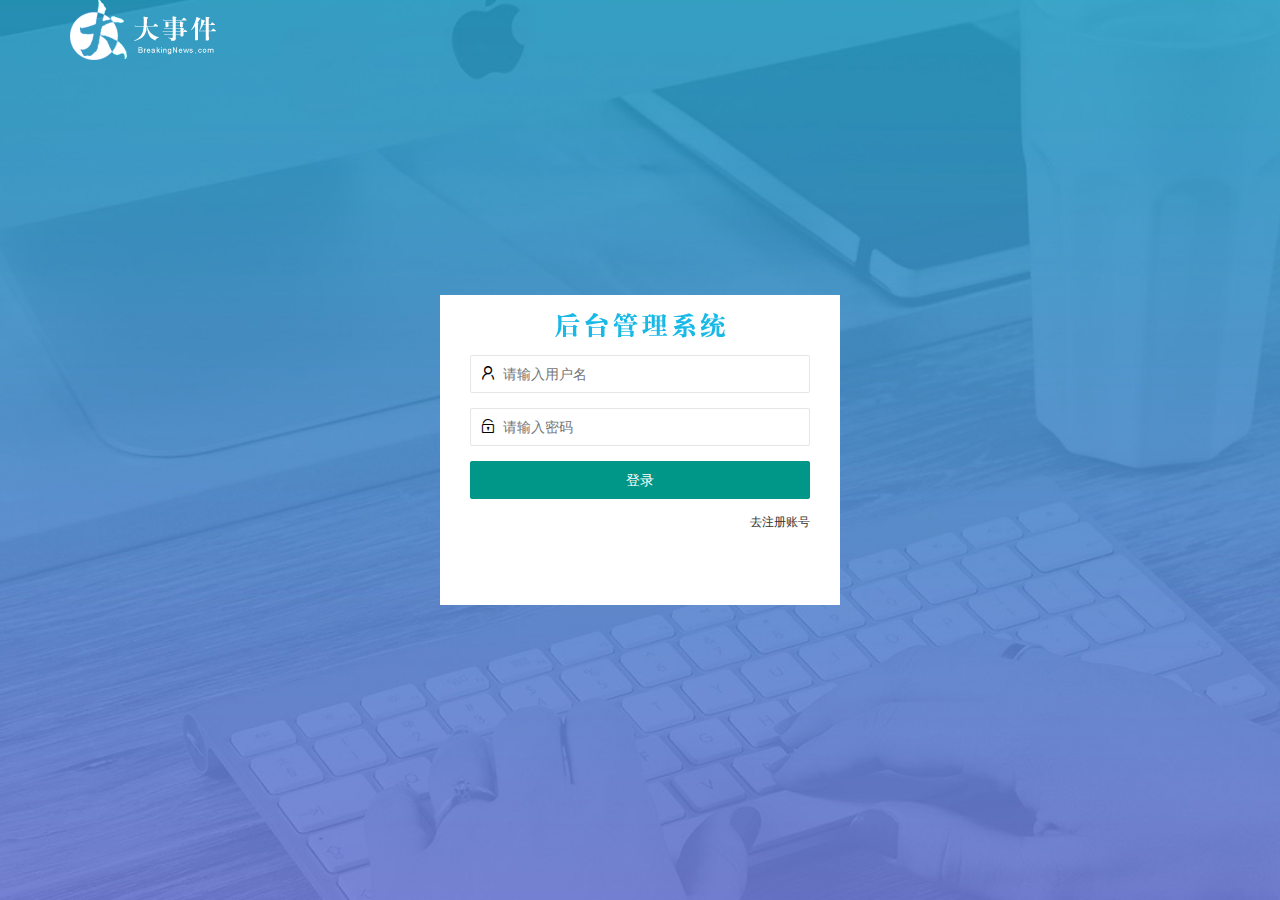
<file: login.html>
<!DOCTYPE html>
<html lang="en">
<head>
    <meta charset="UTF-8">
    <meta http-equiv="X-UA-Compatible" content="IE=edge">
    <meta name="viewport" content="width=device-width, initial-scale=1.0">
    <title>大事件-登录/注册</title>
    <link rel="stylesheet" href="./assets/lib/layui/css/layui.css">
    <link rel="stylesheet" href="./assets/css/login.css">
</head>
<body>
    <!-- logo -->
    <div class="layui-main">
        <img src="./assets/images/logo.png" alt="">
    </div>
    <!-- login -->
    <div class="loginAndRegBox">
        <div class="title-box"></div>
        <!-- 登录 -->
        <div class="login-box">
            <!-- 登录表单 -->
            <form class="layui-form" id="form_login">
                <!-- 用户名 -->
                <div class="layui-form-item">
                    <i class="layui-icon layui-icon-username"></i>   

                    <input type="text" name="username" required  lay-verify="required" placeholder="请输入用户名" autocomplete="off" class="layui-input">
                </div>
                <!-- 密码 -->
                <div class="layui-form-item">
                    <i class="layui-icon layui-icon-password"></i>   

                    <input type="password" name="password" required  lay-verify="required|pwd" placeholder="请输入密码" autocomplete="off" class="layui-input">
                </div>
                <!-- 按钮 -->
                <div class="layui-form-item">
                    <button class="layui-btn layui-btn-fluid btn-normal" lay-submit lay-filter="formDemo">登录</button>
                </div>
                <div class="layui-form-item links">
                    <a href="javascript:;" id="link_reg">去注册账号</a>
                </div>
            </form>
            
        </div>
        <!-- 注册 -->
        <div class="reg-box">
            <!-- 注册表单 -->
            <form class="layui-form" id="form_reg">
                <!-- 用户名 -->
                <div class="layui-form-item">
                    <i class="layui-icon layui-icon-username"></i>   

                    <input type="text" name="username" id= "zcusername"  required  lay-verify="required" placeholder="请输入用户名" autocomplete="off" class="layui-input">
                </div>
                <!-- 密码 -->
                <div class="layui-form-item">
                    <i class="layui-icon layui-icon-password"></i>   

                    <input type="password" name="password" id="zcpassword" required  lay-verify="required|pwd" placeholder="请输入密码" autocomplete="off" class="layui-input">
                </div>
                <!-- 确认密码 -->
                <div class="layui-form-item">
                    <i class="layui-icon layui-icon-password"></i>   

                    <input type="password" name="repassword"  required  lay-verify="required|pwd|repwd" placeholder="再次确认密码" autocomplete="off" class="layui-input">
                </div>
                <!-- 注册 -->
                <div class="layui-form-item">
                    <button class="layui-btn layui-btn-fluid btn-normal" lay-submit lay-filter="formDemo">注册</button>
                </div>
                <div class="layui-form-item links">
                    <a href="javascript:;" id="link_login">去登录</a>
                </div>
            </form>
            
        </div>

    </div>
    <!-- 导入layui的js -->
    <script src="./assets/lib/jquery.js"></script>
    <script src="./assets/lib/layui/layui.all.js"></script>
    <script src="./assets/js/login.js"></script>
</body>
</html>
</file>
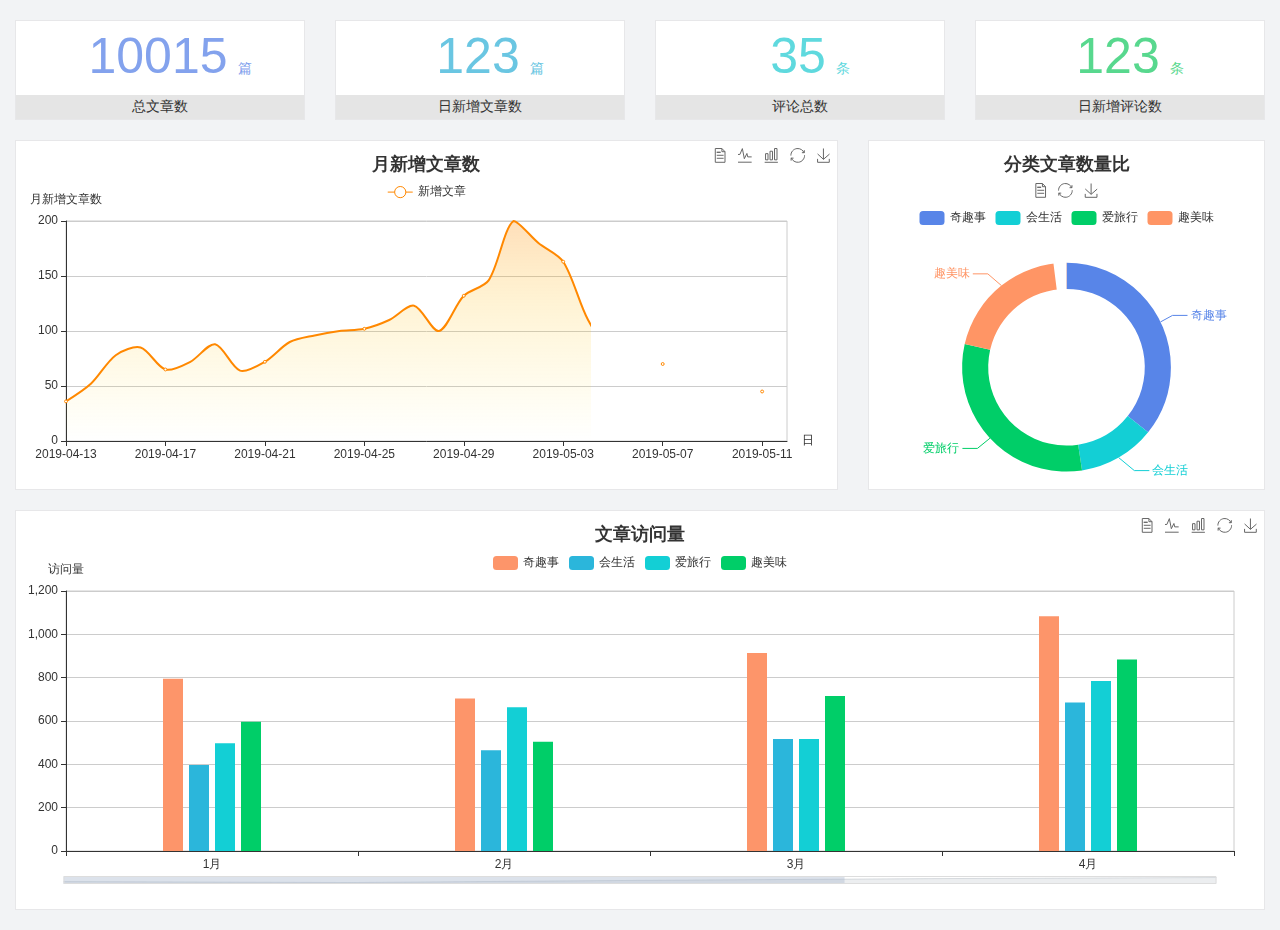
<file: home/dashboard.html>
<!DOCTYPE html>
<html lang="en">

<head>
  <meta charset="UTF-8">
  <meta name="viewport" content="width=device-width, initial-scale=1.0">
  <meta http-equiv="X-UA-Compatible" content="ie=edge">
  <title>图表统计</title>
  <link rel="stylesheet" href="../../assets/lib/bootstrap.css" />
  <link rel="stylesheet" href="../../assets/lib/main.css" />
  <script src="../../assets/lib/jquery.js"></script>
  <script type="text/javascript" src="../../assets/lib/echarts.min.js"></script>
</head>

<body>
  <div class="container-fluid">
    <div class="row spannel_list">
      <div class="col-sm-3 col-xs-6">
        <div class="spannel">
          <em>10015</em><span>篇</span>
          <b>总文章数</b>
        </div>
      </div>
      <div class="col-sm-3 col-xs-6">
        <div class="spannel scolor01">
          <em>123</em><span>篇</span>
          <b>日新增文章数</b>
        </div>
      </div>
      <div class="col-sm-3 col-xs-6">
        <div class="spannel scolor02">
          <em>35</em><span>条</span>
          <b>评论总数</b>
        </div>
      </div>
      <div class="col-sm-3 col-xs-6">
        <div class="spannel scolor03">
          <em>123</em><span>条</span>
          <b>日新增评论数</b>
        </div>
      </div>
    </div>
  </div>

  <div class="container-fluid">
    <div class="row curve-pie">
      <div class="col-lg-8 col-md-8">
        <div class="gragh_pannel" id="curve_show"></div>
      </div>
      <div class="col-lg-4 col-md-4">
        <div class="gragh_pannel" id="pie_show"></div>
      </div>
    </div>
  </div>

  <div class="container-fluid">
    <div class="column_pannel" id="column_show"></div>
  </div>

  <script>
    var oChart = echarts.init(document.getElementById('curve_show'));
    var aList_all = [
      { 'count': 36, 'date': '2019-04-13' },
      { 'count': 52, 'date': '2019-04-14' },
      { 'count': 78, 'date': '2019-04-15' },
      { 'count': 85, 'date': '2019-04-16' },
      { 'count': 65, 'date': '2019-04-17' },
      { 'count': 72, 'date': '2019-04-18' },
      { 'count': 88, 'date': '2019-04-19' },
      { 'count': 64, 'date': '2019-04-20' },
      { 'count': 72, 'date': '2019-04-21' },
      { 'count': 90, 'date': '2019-04-22' },
      { 'count': 96, 'date': '2019-04-23' },
      { 'count': 100, 'date': '2019-04-24' },
      { 'count': 102, 'date': '2019-04-25' },
      { 'count': 110, 'date': '2019-04-26' },
      { 'count': 123, 'date': '2019-04-27' },
      { 'count': 100, 'date': '2019-04-28' },
      { 'count': 132, 'date': '2019-04-29' },
      { 'count': 146, 'date': '2019-04-30' },
      { 'count': 200, 'date': '2019-05-01' },
      { 'count': 180, 'date': '2019-05-02' },
      { 'count': 163, 'date': '2019-05-03' },
      { 'count': 110, 'date': '2019-05-04' },
      { 'count': 80, 'date': '2019-05-05' },
      { 'count': 82, 'date': '2019-05-06' },
      { 'count': 70, 'date': '2019-05-07' },
      { 'count': 65, 'date': '2019-05-08' },
      { 'count': 54, 'date': '2019-05-09' },
      { 'count': 40, 'date': '2019-05-10' },
      { 'count': 45, 'date': '2019-05-11' },
      { 'count': 38, 'date': '2019-05-12' },
    ];

    let aCount = [];
    let aDate = [];

    for (var i = 0; i < aList_all.length; i++) {
      aCount.push(aList_all[i].count);
      aDate.push(aList_all[i].date);
    }

    var chartopt = {
      title: {
        text: '月新增文章数',
        left: 'center',
        top: '10'
      },
      tooltip: {
        trigger: 'axis'
      },
      legend: {
        data: ['新增文章'],
        top: '40'
      },
      toolbox: {
        show: true,
        feature: {
          mark: { show: true },
          dataView: { show: true, readOnly: false },
          magicType: { show: true, type: ['line', 'bar'] },
          restore: { show: true },
          saveAsImage: { show: true }
        }
      },
      calculable: true,
      xAxis: [
        {
          name: '日',
          type: 'category',
          boundaryGap: false,
          data: aDate
        }
      ],
      yAxis: [
        {
          name: '月新增文章数',
          type: 'value'
        }
      ],
      series: [
        {
          name: '新增文章',
          type: 'line',
          smooth: true,
          itemStyle: { normal: { areaStyle: { type: 'default' }, color: '#f80' }, lineStyle: { color: '#f80' } },
          data: aCount
        }],
      areaStyle: {
        normal: {
          color: new echarts.graphic.LinearGradient(0, 0, 0, 1, [{
            offset: 0,
            color: 'rgba(255,136,0,0.39)'
          }, {
            offset: .34,
            color: 'rgba(255,180,0,0.25)'
          }, {
            offset: 1,
            color: 'rgba(255,222,0,0.00)'
          }])

        }
      },
      grid: {
        show: true,
        x: 50,
        x2: 50,
        y: 80,
        height: 220
      }
    };

    oChart.setOption(chartopt);


    var oPie = echarts.init(document.getElementById('pie_show'));
    var oPieopt =
    {
      title: {
        top: 10,
        text: '分类文章数量比',
        x: 'center'
      },
      tooltip: {
        trigger: 'item',
        formatter: "{a} <br/>{b} : {c} ({d}%)"
      },
      color: ['#5885e8', '#13cfd5', '#00ce68', '#ff9565'],
      legend: {
        x: 'center',
        top: 65,
        data: ['奇趣事', '会生活', '爱旅行', '趣美味']
      },
      toolbox: {
        show: true,
        x: 'center',
        top: 35,
        feature: {
          mark: { show: true },
          dataView: { show: true, readOnly: false },
          magicType: {
            show: true,
            type: ['pie', 'funnel'],
            option: {
              funnel: {
                x: '25%',
                width: '50%',
                funnelAlign: 'left',
                max: 1548
              }
            }
          },
          restore: { show: true },
          saveAsImage: { show: true }
        }
      },
      calculable: true,
      series: [
        {
          name: '访问来源',
          type: 'pie',
          radius: ['45%', '60%'],
          center: ['50%', '65%'],
          data: [
            { value: 300, name: '奇趣事' },
            { value: 100, name: '会生活' },
            { value: 260, name: '爱旅行' },
            { value: 180, name: '趣美味' }
          ]
        }
      ]
    };
    oPie.setOption(oPieopt);



    var oColumn = this.echarts.init(document.getElementById('column_show'));
    var oColumnopt =
    {
      title: {
        text: '文章访问量',
        left: 'center',
        top: '10'
      },
      tooltip: {
        trigger: 'axis'
      },
      legend: {
        data: ['奇趣事', '会生活', '爱旅行', '趣美味'],
        top: '40'
      },
      toolbox: {
        show: true,
        feature: {
          mark: { show: true },
          dataView: { show: true, readOnly: false },
          magicType: { show: true, type: ['line', 'bar'] },
          restore: { show: true },
          saveAsImage: { show: true }
        }
      },
      calculable: true,
      xAxis: [
        {
          type: 'category',
          data: ['1月', '2月', '3月', '4月', '5月']
        }
      ],
      yAxis: [
        {
          name: '访问量',
          type: 'value'
        }
      ],
      series: [
        {
          name: '奇趣事',
          type: 'bar',
          barWidth: 20,
          itemStyle: {
            normal: { areaStyle: { type: 'default' }, color: '#fd956a' }
          },
          data: [800, 708, 920, 1090, 1200]
        },
        {
          name: '会生活',
          type: 'bar',
          barWidth: 20,
          itemStyle: {
            normal: { areaStyle: { type: 'default' }, color: '#2bb6db' }
          },
          data: [400, 468, 520, 690, 800]
        },
        {
          name: '爱旅行',
          type: 'bar',
          barWidth: 20,
          itemStyle: {
            normal: { areaStyle: { type: 'default' }, color: '#13cfd5' }
          },
          data: [500, 668, 520, 790, 900]
        },
        {
          name: '趣美味',
          type: 'bar',
          barWidth: 20,
          itemStyle: {
            normal: { areaStyle: { type: 'default' }, color: '#00ce68' }
          },
          data: [600, 508, 720, 890, 1000]
        }
      ],
      grid: {
        show: true,
        x: 50,
        x2: 30,
        y: 80,
        height: 260
      },
      dataZoom: [//给x轴设置滚动条
        {
          start: 0,//默认为0
          end: 100 - 1000 / 31,//默认为100
          type: 'slider',
          show: true,
          xAxisIndex: [0],
          handleSize: 0,//滑动条的 左右2个滑动条的大小
          height: 8,//组件高度
          left: 45, //左边的距离
          right: 50,//右边的距离
          bottom: 26,//右边的距离
          handleColor: '#ddd',//h滑动图标的颜色
          handleStyle: {
            borderColor: "#cacaca",
            borderWidth: "1",
            shadowBlur: 2,
            background: "#ddd",
            shadowColor: "#ddd",
          }
        }]
    };
    oColumn.setOption(oColumnopt);
  </script>
</body>

</html>
</file>
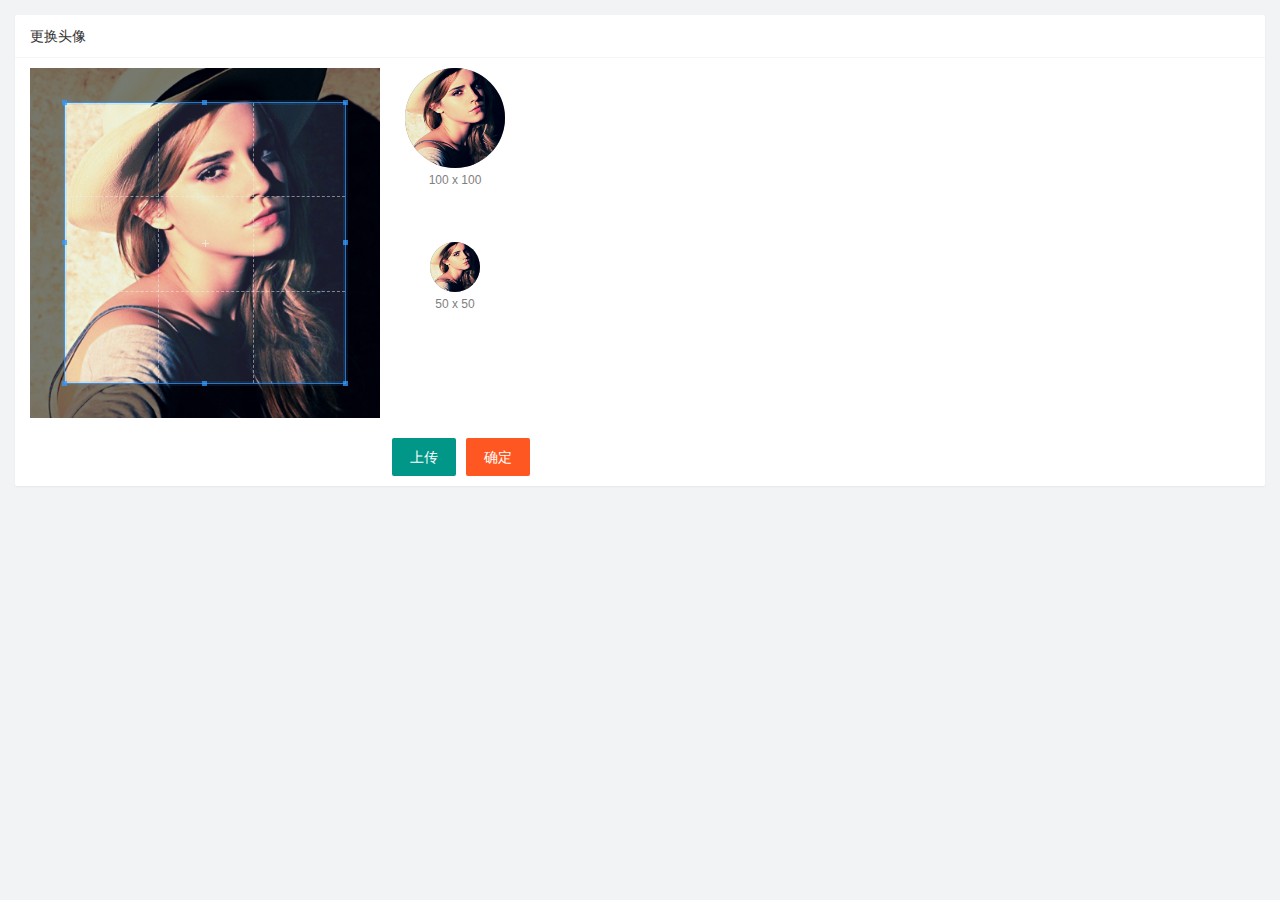
<file: user/user_avatar.html>
<!DOCTYPE html>
<html lang="en">
<head>
    <meta charset="UTF-8">
    <meta http-equiv="X-UA-Compatible" content="IE=edge">
    <meta name="viewport" content="width=device-width, initial-scale=1.0">
    <title>Document</title>
    <link rel="stylesheet" href="../assets/lib/cropper/cropper.css"/>
    <link rel="stylesheet" href="../assets/lib/layui/css/layui.css">
    <link rel="stylesheet" href="../assets/css/user/user_avatar.css">
</head>
<body>
    <!-- 卡片区域 -->
    <div class="layui-card">
        <div class="layui-card-header">更换头像</div>
        <div class="layui-card-body">
          <!-- 第一行的图片裁剪和预览区域 -->
     <div class="row1">
        <!-- 图片裁剪区域 -->
        <div class="cropper-box">
          <!-- 这个 img 标签很重要，将来会把它初始化为裁剪区域 -->
          <img id="image" src="/assets/images/sample.jpg" />
        </div>
        <!-- 图片的预览区域 -->
        <div class="preview-box">
          <div>
            <!-- 宽高为 100px 的预览区域 -->
            <div class="img-preview w100"></div>
            <p class="size">100 x 100</p>
          </div>
          <div>
            <!-- 宽高为 50px 的预览区域 -->
            <div class="img-preview w50"></div>
            <p class="size">50 x 50</p>
          </div>
        </div>
      </div>
    
      <!-- 第二行的按钮区域 -->
      <div class="row2">
        <!-- 通过accept允许用户选择什么类型图片 -->
        <input type="file" id="file" accept="image/png,image/jpeg">
        <button type="button" class="layui-btn" id="btnChooseImage">上传</button>
        <button type="button" class="layui-btn layui-btn-danger" id="btnUpload">确定</button>
      </div>
        </div>
      </div>
   <script src="../assets/lib/layui/layui.all.js"></script>
   <script src="../assets/lib/jquery.js"></script>
   <script src="../assets/js/baseAPI.js"></script>
   <script src="../assets/lib/cropper/Cropper.js"></script>
   <script src="../assets/lib/cropper/jquery-cropper.js"></script>
   <script src="../assets/js/user/user_avatar.js"></script>
</body>
</html>
</file>
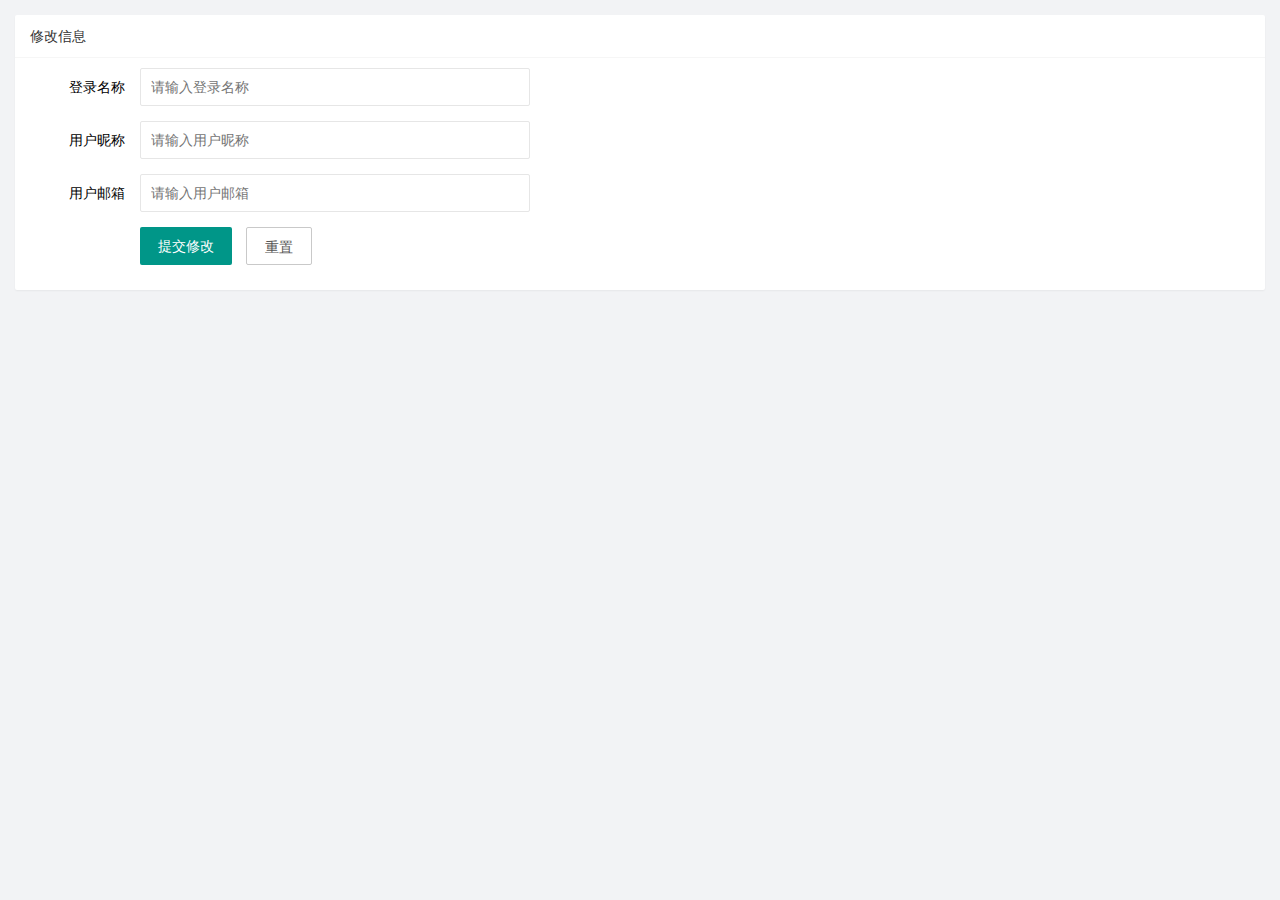
<file: user/user_info.html>
<!DOCTYPE html>
<html lang="en">
<head>
    <meta charset="UTF-8">
    <meta http-equiv="X-UA-Compatible" content="IE=edge">
    <meta name="viewport" content="width=device-width, initial-scale=1.0">
    <title>Document</title>
    <link rel="stylesheet" href="../assets/lib/layui/css/layui.css">
    <link rel="stylesheet" href="../assets/css/user/user_info.css">
    
</head>
<body>
    <!-- 卡片区域 -->
    <div class="layui-card">
        <div class="layui-card-header">修改信息</div>
        <div class="layui-card-body">
          <!-- form表单区 -->
            <form class="layui-form" lay-filter="formUserInfo">
                <!-- 隐藏域 -->
                <input type="hidden" name="id" value="">

                <div class="layui-form-item">
                    <label class="layui-form-label">登录名称</label>
                    <div class="layui-input-block">
                        <input type="text" name="username" required  lay-verify="required" placeholder="请输入登录名称" autocomplete="off" class="layui-input" readonly>
                    </div>
                </div>
                <div class="layui-form-item">
                    <label class="layui-form-label">用户昵称</label>
                    <div class="layui-input-block">
                        <input type="text" name="nickname" required  lay-verify="required | nickname" placeholder="请输入用户昵称" autocomplete="off" class="layui-input">
                    </div>
                </div>
                <div class="layui-form-item">
                    <label class="layui-form-label">用户邮箱</label>
                    <div class="layui-input-block">
                        <input type="text" name="email" required  lay-verify="required|email" placeholder="请输入用户邮箱" autocomplete="off" class="layui-input">
                    </div>
                </div>
                <div class="layui-form-item">
                    <div class="layui-input-block">
                      <button class="layui-btn" lay-submit lay-filter="formDemo">提交修改</button>
                      <button type="reset" class="layui-btn layui-btn-primary" id="btnReset">重置</button>
                    </div>
                  </div>
            </form>
        </div>
      </div>
    <!-- 导入layuijs -->
    <script src="../assets/lib/layui/layui.all.js"></script>
    <script src="../assets/lib/jquery.js"></script>
    <script src="../assets/js/baseAPI.js"></script>
    <script src="../assets/js/user/user_info.js"></script>
</body>
</html>
</file>
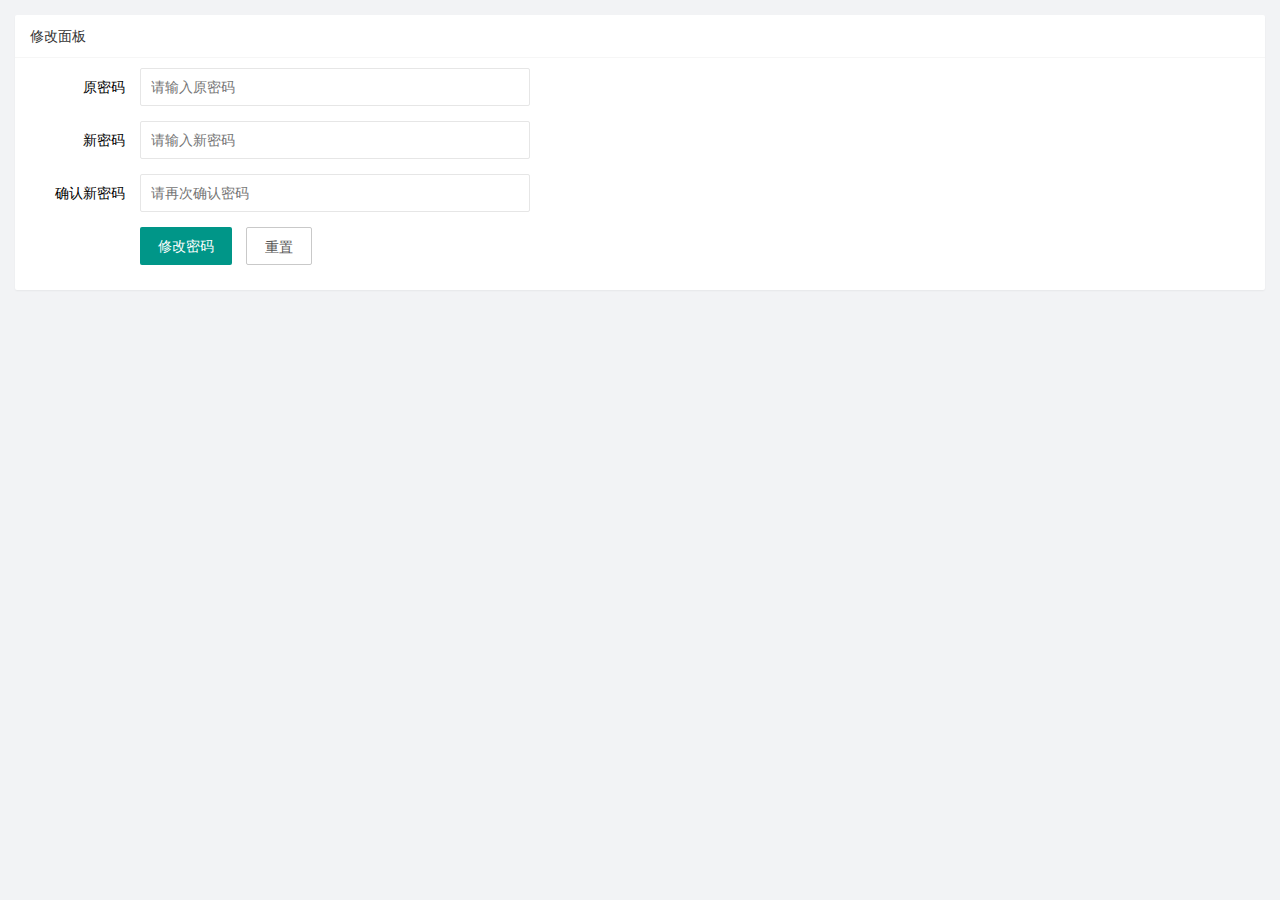
<file: user/user_pwd.html>
<!DOCTYPE html>
<html lang="en">
<head>
    <meta charset="UTF-8">
    <meta http-equiv="X-UA-Compatible" content="IE=edge">
    <meta name="viewport" content="width=device-width, initial-scale=1.0">
    <title>Document</title>
    <link rel="stylesheet" href="../assets/lib/layui/css/layui.css">
    <link rel="stylesheet" href="../assets/css/user/user_pwd.css">
</head>
<body>
    <!-- 卡片区域 -->
    <div class="layui-card">
        <div class="layui-card-header">修改面板</div>
        <div class="layui-card-body">
            <form class="layui-form" >
                <div class="layui-form-item">
                  <label class="layui-form-label">原密码</label>
                  <div class="layui-input-block">
                    <input type="password" name="oldPwd" required  lay-verify="required|pwd" placeholder="请输入原密码" autocomplete="off" class="layui-input">
                  </div>
                </div>
                <div class="layui-form-item">
                    <label class="layui-form-label">新密码</label>
                    <div class="layui-input-block">
                      <input type="password" name="newPwd" required  lay-verify="required|pwd|samePwd" placeholder="请输入新密码" autocomplete="off" class="layui-input">
                    </div>
                  </div>
                  <div class="layui-form-item">
                    <label class="layui-form-label">确认新密码</label>
                    <div class="layui-input-block">
                      <input type="password" name="rePwd" required  lay-verify="required |pwd|rePwd" placeholder="请再次确认密码" autocomplete="off" class="layui-input">
                    </div>
                  </div>
                  <div class="layui-form-item">
                    <div class="layui-input-block">
                      <button class="layui-btn" lay-submit lay-filter="formDemo">修改密码</button>
                      <button type="reset" class="layui-btn layui-btn-primary">重置</button>
                    </div>
                  </div>
            </form>
        </div>
      </div>
    <!-- 导入layuijs -->
    <script src="../assets/lib/layui/layui.all.js"></script>
    <script src="../assets/lib/jquery.js"></script>
    <script src="../assets/js/baseAPI.js"></script>
    <script src="../assets/js/user/user_pwd.js"></script>
</body>
</html>
</file>
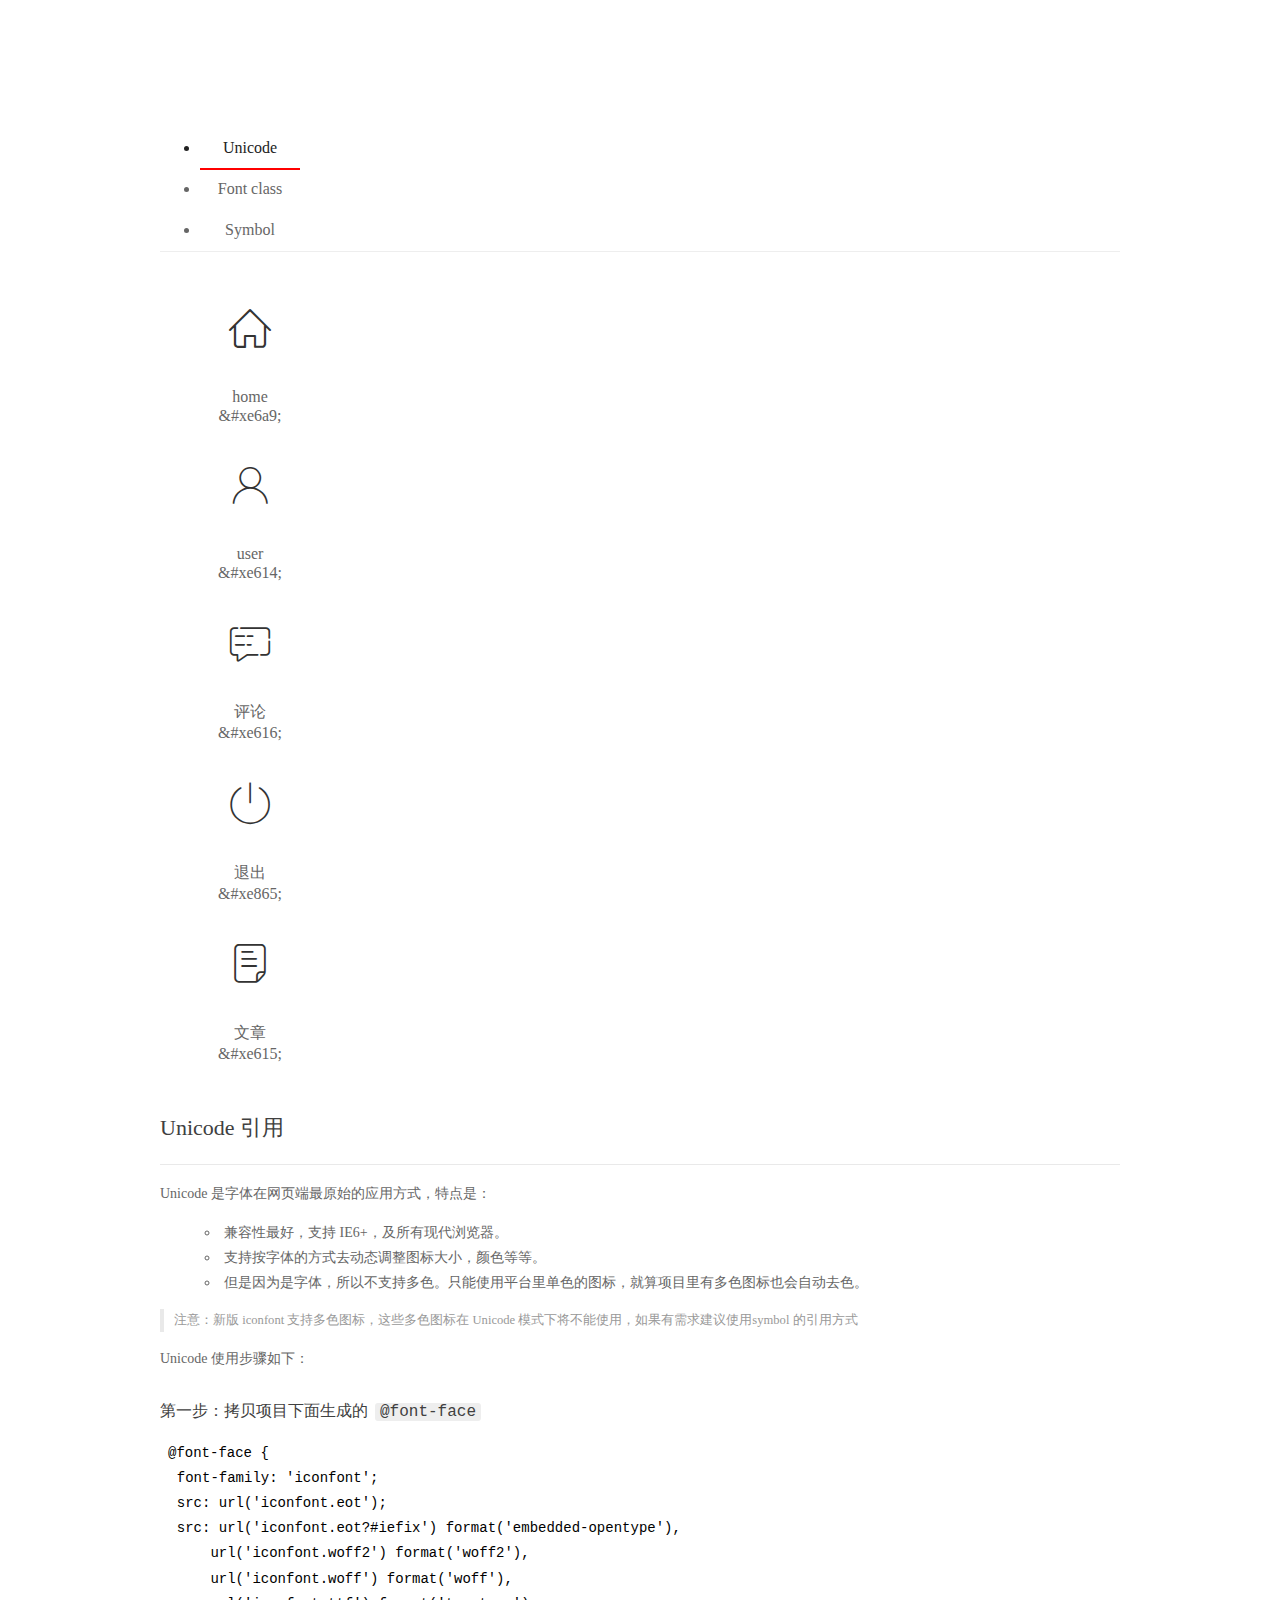
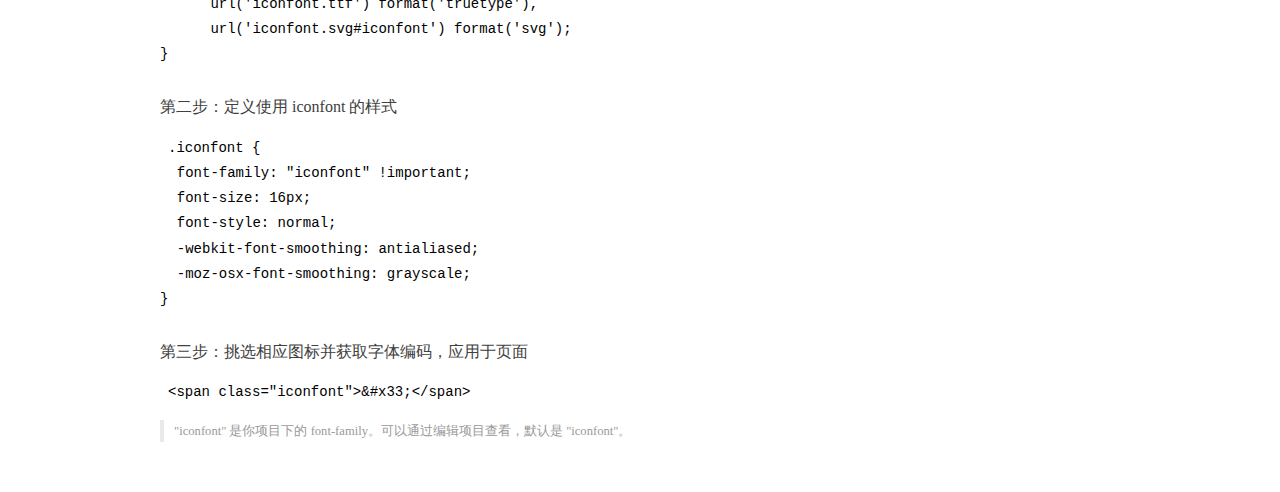
<file: assets/fonts/demo_index.html>
<!DOCTYPE html>
<html>
<head>
  <meta charset="utf-8"/>
  <title>IconFont Demo</title>
  <link rel="shortcut icon" href="https://gtms04.alicdn.com/tps/i4/TB1_oz6GVXXXXaFXpXXJDFnIXXX-64-64.ico" type="image/x-icon"/>
  <link rel="stylesheet" href="https://g.alicdn.com/thx/cube/1.3.2/cube.min.css">
  <link rel="stylesheet" href="demo.css">
  <link rel="stylesheet" href="iconfont.css">
  <script src="iconfont.js"></script>
  <!-- jQuery -->
  <script src="https://a1.alicdn.com/oss/uploads/2018/12/26/7bfddb60-08e8-11e9-9b04-53e73bb6408b.js"></script>
  <!-- 代码高亮 -->
  <script src="https://a1.alicdn.com/oss/uploads/2018/12/26/a3f714d0-08e6-11e9-8a15-ebf944d7534c.js"></script>
</head>
<body>
  <div class="main">
    <h1 class="logo"><a href="https://www.iconfont.cn/" title="iconfont 首页" target="_blank">&#xe86b;</a></h1>
    <div class="nav-tabs">
      <ul id="tabs" class="dib-box">
        <li class="dib active"><span>Unicode</span></li>
        <li class="dib"><span>Font class</span></li>
        <li class="dib"><span>Symbol</span></li>
      </ul>
      
    </div>
    <div class="tab-container">
      <div class="content unicode" style="display: block;">
          <ul class="icon_lists dib-box">
          
            <li class="dib">
              <span class="icon iconfont">&#xe6a9;</span>
                <div class="name">home</div>
                <div class="code-name">&amp;#xe6a9;</div>
              </li>
          
            <li class="dib">
              <span class="icon iconfont">&#xe614;</span>
                <div class="name">user</div>
                <div class="code-name">&amp;#xe614;</div>
              </li>
          
            <li class="dib">
              <span class="icon iconfont">&#xe616;</span>
                <div class="name">评论</div>
                <div class="code-name">&amp;#xe616;</div>
              </li>
          
            <li class="dib">
              <span class="icon iconfont">&#xe865;</span>
                <div class="name">退出</div>
                <div class="code-name">&amp;#xe865;</div>
              </li>
          
            <li class="dib">
              <span class="icon iconfont">&#xe615;</span>
                <div class="name">文章</div>
                <div class="code-name">&amp;#xe615;</div>
              </li>
          
          </ul>
          <div class="article markdown">
          <h2 id="unicode-">Unicode 引用</h2>
          <hr>

          <p>Unicode 是字体在网页端最原始的应用方式，特点是：</p>
          <ul>
            <li>兼容性最好，支持 IE6+，及所有现代浏览器。</li>
            <li>支持按字体的方式去动态调整图标大小，颜色等等。</li>
            <li>但是因为是字体，所以不支持多色。只能使用平台里单色的图标，就算项目里有多色图标也会自动去色。</li>
          </ul>
          <blockquote>
            <p>注意：新版 iconfont 支持多色图标，这些多色图标在 Unicode 模式下将不能使用，如果有需求建议使用symbol 的引用方式</p>
          </blockquote>
          <p>Unicode 使用步骤如下：</p>
          <h3 id="-font-face">第一步：拷贝项目下面生成的 <code>@font-face</code></h3>
<pre><code class="language-css"
>@font-face {
  font-family: 'iconfont';
  src: url('iconfont.eot');
  src: url('iconfont.eot?#iefix') format('embedded-opentype'),
      url('iconfont.woff2') format('woff2'),
      url('iconfont.woff') format('woff'),
      url('iconfont.ttf') format('truetype'),
      url('iconfont.svg#iconfont') format('svg');
}
</code></pre>
          <h3 id="-iconfont-">第二步：定义使用 iconfont 的样式</h3>
<pre><code class="language-css"
>.iconfont {
  font-family: "iconfont" !important;
  font-size: 16px;
  font-style: normal;
  -webkit-font-smoothing: antialiased;
  -moz-osx-font-smoothing: grayscale;
}
</code></pre>
          <h3 id="-">第三步：挑选相应图标并获取字体编码，应用于页面</h3>
<pre>
<code class="language-html"
>&lt;span class="iconfont"&gt;&amp;#x33;&lt;/span&gt;
</code></pre>
          <blockquote>
            <p>"iconfont" 是你项目下的 font-family。可以通过编辑项目查看，默认是 "iconfont"。</p>
          </blockquote>
          </div>
      </div>
      <div class="content font-class">
        <ul class="icon_lists dib-box">
          
          <li class="dib">
            <span class="icon iconfont icon-home"></span>
            <div class="name">
              home
            </div>
            <div class="code-name">.icon-home
            </div>
          </li>
          
          <li class="dib">
            <span class="icon iconfont icon-user"></span>
            <div class="name">
              user
            </div>
            <div class="code-name">.icon-user
            </div>
          </li>
          
          <li class="dib">
            <span class="icon iconfont icon-pinglun"></span>
            <div class="name">
              评论
            </div>
            <div class="code-name">.icon-pinglun
            </div>
          </li>
          
          <li class="dib">
            <span class="icon iconfont icon-tuichu"></span>
            <div class="name">
              退出
            </div>
            <div class="code-name">.icon-tuichu
            </div>
          </li>
          
          <li class="dib">
            <span class="icon iconfont icon-16"></span>
            <div class="name">
              文章
            </div>
            <div class="code-name">.icon-16
            </div>
          </li>
          
        </ul>
        <div class="article markdown">
        <h2 id="font-class-">font-class 引用</h2>
        <hr>

        <p>font-class 是 Unicode 使用方式的一种变种，主要是解决 Unicode 书写不直观，语意不明确的问题。</p>
        <p>与 Unicode 使用方式相比，具有如下特点：</p>
        <ul>
          <li>兼容性良好，支持 IE8+，及所有现代浏览器。</li>
          <li>相比于 Unicode 语意明确，书写更直观。可以很容易分辨这个 icon 是什么。</li>
          <li>因为使用 class 来定义图标，所以当要替换图标时，只需要修改 class 里面的 Unicode 引用。</li>
          <li>不过因为本质上还是使用的字体，所以多色图标还是不支持的。</li>
        </ul>
        <p>使用步骤如下：</p>
        <h3 id="-fontclass-">第一步：引入项目下面生成的 fontclass 代码：</h3>
<pre><code class="language-html">&lt;link rel="stylesheet" href="./iconfont.css"&gt;
</code></pre>
        <h3 id="-">第二步：挑选相应图标并获取类名，应用于页面：</h3>
<pre><code class="language-html">&lt;span class="iconfont icon-xxx"&gt;&lt;/span&gt;
</code></pre>
        <blockquote>
          <p>"
            iconfont" 是你项目下的 font-family。可以通过编辑项目查看，默认是 "iconfont"。</p>
        </blockquote>
      </div>
      </div>
      <div class="content symbol">
          <ul class="icon_lists dib-box">
          
            <li class="dib">
                <svg class="icon svg-icon" aria-hidden="true">
                  <use xlink:href="#icon-home"></use>
                </svg>
                <div class="name">home</div>
                <div class="code-name">#icon-home</div>
            </li>
          
            <li class="dib">
                <svg class="icon svg-icon" aria-hidden="true">
                  <use xlink:href="#icon-user"></use>
                </svg>
                <div class="name">user</div>
                <div class="code-name">#icon-user</div>
            </li>
          
            <li class="dib">
                <svg class="icon svg-icon" aria-hidden="true">
                  <use xlink:href="#icon-pinglun"></use>
                </svg>
                <div class="name">评论</div>
                <div class="code-name">#icon-pinglun</div>
            </li>
          
            <li class="dib">
                <svg class="icon svg-icon" aria-hidden="true">
                  <use xlink:href="#icon-tuichu"></use>
                </svg>
                <div class="name">退出</div>
                <div class="code-name">#icon-tuichu</div>
            </li>
          
            <li class="dib">
                <svg class="icon svg-icon" aria-hidden="true">
                  <use xlink:href="#icon-16"></use>
                </svg>
                <div class="name">文章</div>
                <div class="code-name">#icon-16</div>
            </li>
          
          </ul>
          <div class="article markdown">
          <h2 id="symbol-">Symbol 引用</h2>
          <hr>

          <p>这是一种全新的使用方式，应该说这才是未来的主流，也是平台目前推荐的用法。相关介绍可以参考这篇<a href="">文章</a>
            这种用法其实是做了一个 SVG 的集合，与另外两种相比具有如下特点：</p>
          <ul>
            <li>支持多色图标了，不再受单色限制。</li>
            <li>通过一些技巧，支持像字体那样，通过 <code>font-size</code>, <code>color</code> 来调整样式。</li>
            <li>兼容性较差，支持 IE9+，及现代浏览器。</li>
            <li>浏览器渲染 SVG 的性能一般，还不如 png。</li>
          </ul>
          <p>使用步骤如下：</p>
          <h3 id="-symbol-">第一步：引入项目下面生成的 symbol 代码：</h3>
<pre><code class="language-html">&lt;script src="./iconfont.js"&gt;&lt;/script&gt;
</code></pre>
          <h3 id="-css-">第二步：加入通用 CSS 代码（引入一次就行）：</h3>
<pre><code class="language-html">&lt;style&gt;
.icon {
  width: 1em;
  height: 1em;
  vertical-align: -0.15em;
  fill: currentColor;
  overflow: hidden;
}
&lt;/style&gt;
</code></pre>
          <h3 id="-">第三步：挑选相应图标并获取类名，应用于页面：</h3>
<pre><code class="language-html">&lt;svg class="icon" aria-hidden="true"&gt;
  &lt;use xlink:href="#icon-xxx"&gt;&lt;/use&gt;
&lt;/svg&gt;
</code></pre>
          </div>
      </div>

    </div>
  </div>
  <script>
  $(document).ready(function () {
      $('.tab-container .content:first').show()

      $('#tabs li').click(function (e) {
        var tabContent = $('.tab-container .content')
        var index = $(this).index()

        if ($(this).hasClass('active')) {
          return
        } else {
          $('#tabs li').removeClass('active')
          $(this).addClass('active')

          tabContent.hide().eq(index).fadeIn()
        }
      })
    })
  </script>
</body>
</html>
</file>
<file: assets/lib/layui/css/layui.css>
/** layui-v2.5.5 MIT License By https://www.layui.com */
 .layui-inline,img{display:inline-block;vertical-align:middle}h1,h2,h3,h4,h5,h6{font-weight:400}.layui-edge,.layui-header,.layui-inline,.layui-main{position:relative}.layui-body,.layui-edge,.layui-elip{overflow:hidden}.layui-btn,.layui-edge,.layui-inline,img{vertical-align:middle}.layui-btn,.layui-disabled,.layui-icon,.layui-unselect{-moz-user-select:none;-webkit-user-select:none;-ms-user-select:none}.layui-elip,.layui-form-checkbox span,.layui-form-pane .layui-form-label{text-overflow:ellipsis;white-space:nowrap}.layui-breadcrumb,.layui-tree-btnGroup{visibility:hidden}blockquote,body,button,dd,div,dl,dt,form,h1,h2,h3,h4,h5,h6,input,li,ol,p,pre,td,textarea,th,ul{margin:0;padding:0;-webkit-tap-highlight-color:rgba(0,0,0,0)}a:active,a:hover{outline:0}img{border:none}li{list-style:none}table{border-collapse:collapse;border-spacing:0}h4,h5,h6{font-size:100%}button,input,optgroup,option,select,textarea{font-family:inherit;font-size:inherit;font-style:inherit;font-weight:inherit;outline:0}pre{white-space:pre-wrap;white-space:-moz-pre-wrap;white-space:-pre-wrap;white-space:-o-pre-wrap;word-wrap:break-word}body{line-height:24px;font:14px Helvetica Neue,Helvetica,PingFang SC,Tahoma,Arial,sans-serif}hr{height:1px;margin:10px 0;border:0;clear:both}a{color:#333;text-decoration:none}a:hover{color:#777}a cite{font-style:normal;*cursor:pointer}.layui-border-box,.layui-border-box *{box-sizing:border-box}.layui-box,.layui-box *{box-sizing:content-box}.layui-clear{clear:both;*zoom:1}.layui-clear:after{content:'\20';clear:both;*zoom:1;display:block;height:0}.layui-inline{*display:inline;*zoom:1}.layui-edge{display:inline-block;width:0;height:0;border-width:6px;border-style:dashed;border-color:transparent}.layui-edge-top{top:-4px;border-bottom-color:#999;border-bottom-style:solid}.layui-edge-right{border-left-color:#999;border-left-style:solid}.layui-edge-bottom{top:2px;border-top-color:#999;border-top-style:solid}.layui-edge-left{border-right-color:#999;border-right-style:solid}.layui-disabled,.layui-disabled:hover{color:#d2d2d2!important;cursor:not-allowed!important}.layui-circle{border-radius:100%}.layui-show{display:block!important}.layui-hide{display:none!important}@font-face{font-family:layui-icon;src:url(../font/iconfont.eot?v=250);src:url(../font/iconfont.eot?v=250#iefix) format('embedded-opentype'),url(../font/iconfont.woff2?v=250) format('woff2'),url(../font/iconfont.woff?v=250) format('woff'),url(../font/iconfont.ttf?v=250) format('truetype'),url(../font/iconfont.svg?v=250#layui-icon) format('svg')}.layui-icon{font-family:layui-icon!important;font-size:16px;font-style:normal;-webkit-font-smoothing:antialiased;-moz-osx-font-smoothing:grayscale}.layui-icon-reply-fill:before{content:"\e611"}.layui-icon-set-fill:before{content:"\e614"}.layui-icon-menu-fill:before{content:"\e60f"}.layui-icon-search:before{content:"\e615"}.layui-icon-share:before{content:"\e641"}.layui-icon-set-sm:before{content:"\e620"}.layui-icon-engine:before{content:"\e628"}.layui-icon-close:before{content:"\1006"}.layui-icon-close-fill:before{content:"\1007"}.layui-icon-chart-screen:before{content:"\e629"}.layui-icon-star:before{content:"\e600"}.layui-icon-circle-dot:before{content:"\e617"}.layui-icon-chat:before{content:"\e606"}.layui-icon-release:before{content:"\e609"}.layui-icon-list:before{content:"\e60a"}.layui-icon-chart:before{content:"\e62c"}.layui-icon-ok-circle:before{content:"\1005"}.layui-icon-layim-theme:before{content:"\e61b"}.layui-icon-table:before{content:"\e62d"}.layui-icon-right:before{content:"\e602"}.layui-icon-left:before{content:"\e603"}.layui-icon-cart-simple:before{content:"\e698"}.layui-icon-face-cry:before{content:"\e69c"}.layui-icon-face-smile:before{content:"\e6af"}.layui-icon-survey:before{content:"\e6b2"}.layui-icon-tree:before{content:"\e62e"}.layui-icon-upload-circle:before{content:"\e62f"}.layui-icon-add-circle:before{content:"\e61f"}.layui-icon-download-circle:before{content:"\e601"}.layui-icon-templeate-1:before{content:"\e630"}.layui-icon-util:before{content:"\e631"}.layui-icon-face-surprised:before{content:"\e664"}.layui-icon-edit:before{content:"\e642"}.layui-icon-speaker:before{content:"\e645"}.layui-icon-down:before{content:"\e61a"}.layui-icon-file:before{content:"\e621"}.layui-icon-layouts:before{content:"\e632"}.layui-icon-rate-half:before{content:"\e6c9"}.layui-icon-add-circle-fine:before{content:"\e608"}.layui-icon-prev-circle:before{content:"\e633"}.layui-icon-read:before{content:"\e705"}.layui-icon-404:before{content:"\e61c"}.layui-icon-carousel:before{content:"\e634"}.layui-icon-help:before{content:"\e607"}.layui-icon-code-circle:before{content:"\e635"}.layui-icon-water:before{content:"\e636"}.layui-icon-username:before{content:"\e66f"}.layui-icon-find-fill:before{content:"\e670"}.layui-icon-about:before{content:"\e60b"}.layui-icon-location:before{content:"\e715"}.layui-icon-up:before{content:"\e619"}.layui-icon-pause:before{content:"\e651"}.layui-icon-date:before{content:"\e637"}.layui-icon-layim-uploadfile:before{content:"\e61d"}.layui-icon-delete:before{content:"\e640"}.layui-icon-play:before{content:"\e652"}.layui-icon-top:before{content:"\e604"}.layui-icon-friends:before{content:"\e612"}.layui-icon-refresh-3:before{content:"\e9aa"}.layui-icon-ok:before{content:"\e605"}.layui-icon-layer:before{content:"\e638"}.layui-icon-face-smile-fine:before{content:"\e60c"}.layui-icon-dollar:before{content:"\e659"}.layui-icon-group:before{content:"\e613"}.layui-icon-layim-download:before{content:"\e61e"}.layui-icon-picture-fine:before{content:"\e60d"}.layui-icon-link:before{content:"\e64c"}.layui-icon-diamond:before{content:"\e735"}.layui-icon-log:before{content:"\e60e"}.layui-icon-rate-solid:before{content:"\e67a"}.layui-icon-fonts-del:before{content:"\e64f"}.layui-icon-unlink:before{content:"\e64d"}.layui-icon-fonts-clear:before{content:"\e639"}.layui-icon-triangle-r:before{content:"\e623"}.layui-icon-circle:before{content:"\e63f"}.layui-icon-radio:before{content:"\e643"}.layui-icon-align-center:before{content:"\e647"}.layui-icon-align-right:before{content:"\e648"}.layui-icon-align-left:before{content:"\e649"}.layui-icon-loading-1:before{content:"\e63e"}.layui-icon-return:before{content:"\e65c"}.layui-icon-fonts-strong:before{content:"\e62b"}.layui-icon-upload:before{content:"\e67c"}.layui-icon-dialogue:before{content:"\e63a"}.layui-icon-video:before{content:"\e6ed"}.layui-icon-headset:before{content:"\e6fc"}.layui-icon-cellphone-fine:before{content:"\e63b"}.layui-icon-add-1:before{content:"\e654"}.layui-icon-face-smile-b:before{content:"\e650"}.layui-icon-fonts-html:before{content:"\e64b"}.layui-icon-form:before{content:"\e63c"}.layui-icon-cart:before{content:"\e657"}.layui-icon-camera-fill:before{content:"\e65d"}.layui-icon-tabs:before{content:"\e62a"}.layui-icon-fonts-code:before{content:"\e64e"}.layui-icon-fire:before{content:"\e756"}.layui-icon-set:before{content:"\e716"}.layui-icon-fonts-u:before{content:"\e646"}.layui-icon-triangle-d:before{content:"\e625"}.layui-icon-tips:before{content:"\e702"}.layui-icon-picture:before{content:"\e64a"}.layui-icon-more-vertical:before{content:"\e671"}.layui-icon-flag:before{content:"\e66c"}.layui-icon-loading:before{content:"\e63d"}.layui-icon-fonts-i:before{content:"\e644"}.layui-icon-refresh-1:before{content:"\e666"}.layui-icon-rmb:before{content:"\e65e"}.layui-icon-home:before{content:"\e68e"}.layui-icon-user:before{content:"\e770"}.layui-icon-notice:before{content:"\e667"}.layui-icon-login-weibo:before{content:"\e675"}.layui-icon-voice:before{content:"\e688"}.layui-icon-upload-drag:before{content:"\e681"}.layui-icon-login-qq:before{content:"\e676"}.layui-icon-snowflake:before{content:"\e6b1"}.layui-icon-file-b:before{content:"\e655"}.layui-icon-template:before{content:"\e663"}.layui-icon-auz:before{content:"\e672"}.layui-icon-console:before{content:"\e665"}.layui-icon-app:before{content:"\e653"}.layui-icon-prev:before{content:"\e65a"}.layui-icon-website:before{content:"\e7ae"}.layui-icon-next:before{content:"\e65b"}.layui-icon-component:before{content:"\e857"}.layui-icon-more:before{content:"\e65f"}.layui-icon-login-wechat:before{content:"\e677"}.layui-icon-shrink-right:before{content:"\e668"}.layui-icon-spread-left:before{content:"\e66b"}.layui-icon-camera:before{content:"\e660"}.layui-icon-note:before{content:"\e66e"}.layui-icon-refresh:before{content:"\e669"}.layui-icon-female:before{content:"\e661"}.layui-icon-male:before{content:"\e662"}.layui-icon-password:before{content:"\e673"}.layui-icon-senior:before{content:"\e674"}.layui-icon-theme:before{content:"\e66a"}.layui-icon-tread:before{content:"\e6c5"}.layui-icon-praise:before{content:"\e6c6"}.layui-icon-star-fill:before{content:"\e658"}.layui-icon-rate:before{content:"\e67b"}.layui-icon-template-1:before{content:"\e656"}.layui-icon-vercode:before{content:"\e679"}.layui-icon-cellphone:before{content:"\e678"}.layui-icon-screen-full:before{content:"\e622"}.layui-icon-screen-restore:before{content:"\e758"}.layui-icon-cols:before{content:"\e610"}.layui-icon-export:before{content:"\e67d"}.layui-icon-print:before{content:"\e66d"}.layui-icon-slider:before{content:"\e714"}.layui-icon-addition:before{content:"\e624"}.layui-icon-subtraction:before{content:"\e67e"}.layui-icon-service:before{content:"\e626"}.layui-icon-transfer:before{content:"\e691"}.layui-main{width:1140px;margin:0 auto}.layui-header{z-index:1000;height:60px}.layui-header a:hover{transition:all .5s;-webkit-transition:all .5s}.layui-side{position:fixed;left:0;top:0;bottom:0;z-index:999;width:200px;overflow-x:hidden}.layui-side-scroll{position:relative;width:220px;height:100%;overflow-x:hidden}.layui-body{position:absolute;left:200px;right:0;top:0;bottom:0;z-index:998;width:auto;overflow-y:auto;box-sizing:border-box}.layui-layout-body{overflow:hidden}.layui-layout-admin .layui-header{background-color:#23262E}.layui-layout-admin .layui-side{top:60px;width:200px;overflow-x:hidden}.layui-layout-admin .layui-body{position:fixed;top:60px;bottom:44px}.layui-layout-admin .layui-main{width:auto;margin:0 15px}.layui-layout-admin .layui-footer{position:fixed;left:200px;right:0;bottom:0;height:44px;line-height:44px;padding:0 15px;background-color:#eee}.layui-layout-admin .layui-logo{position:absolute;left:0;top:0;width:200px;height:100%;line-height:60px;text-align:center;color:#009688;font-size:16px}.layui-layout-admin .layui-header .layui-nav{background:0 0}.layui-layout-left{position:absolute!important;left:200px;top:0}.layui-layout-right{position:absolute!important;right:0;top:0}.layui-container{position:relative;margin:0 auto;padding:0 15px;box-sizing:border-box}.layui-fluid{position:relative;margin:0 auto;padding:0 15px}.layui-row:after,.layui-row:before{content:'';display:block;clear:both}.layui-col-lg1,.layui-col-lg10,.layui-col-lg11,.layui-col-lg12,.layui-col-lg2,.layui-col-lg3,.layui-col-lg4,.layui-col-lg5,.layui-col-lg6,.layui-col-lg7,.layui-col-lg8,.layui-col-lg9,.layui-col-md1,.layui-col-md10,.layui-col-md11,.layui-col-md12,.layui-col-md2,.layui-col-md3,.layui-col-md4,.layui-col-md5,.layui-col-md6,.layui-col-md7,.layui-col-md8,.layui-col-md9,.layui-col-sm1,.layui-col-sm10,.layui-col-sm11,.layui-col-sm12,.layui-col-sm2,.layui-col-sm3,.layui-col-sm4,.layui-col-sm5,.layui-col-sm6,.layui-col-sm7,.layui-col-sm8,.layui-col-sm9,.layui-col-xs1,.layui-col-xs10,.layui-col-xs11,.layui-col-xs12,.layui-col-xs2,.layui-col-xs3,.layui-col-xs4,.layui-col-xs5,.layui-col-xs6,.layui-col-xs7,.layui-col-xs8,.layui-col-xs9{position:relative;display:block;box-sizing:border-box}.layui-col-xs1,.layui-col-xs10,.layui-col-xs11,.layui-col-xs12,.layui-col-xs2,.layui-col-xs3,.layui-col-xs4,.layui-col-xs5,.layui-col-xs6,.layui-col-xs7,.layui-col-xs8,.layui-col-xs9{float:left}.layui-col-xs1{width:8.33333333%}.layui-col-xs2{width:16.66666667%}.layui-col-xs3{width:25%}.layui-col-xs4{width:33.33333333%}.layui-col-xs5{width:41.66666667%}.layui-col-xs6{width:50%}.layui-col-xs7{width:58.33333333%}.layui-col-xs8{width:66.66666667%}.layui-col-xs9{width:75%}.layui-col-xs10{width:83.33333333%}.layui-col-xs11{width:91.66666667%}.layui-col-xs12{width:100%}.layui-col-xs-offset1{margin-left:8.33333333%}.layui-col-xs-offset2{margin-left:16.66666667%}.layui-col-xs-offset3{margin-left:25%}.layui-col-xs-offset4{margin-left:33.33333333%}.layui-col-xs-offset5{margin-left:41.66666667%}.layui-col-xs-offset6{margin-left:50%}.layui-col-xs-offset7{margin-left:58.33333333%}.layui-col-xs-offset8{margin-left:66.66666667%}.layui-col-xs-offset9{margin-left:75%}.layui-col-xs-offset10{margin-left:83.33333333%}.layui-col-xs-offset11{margin-left:91.66666667%}.layui-col-xs-offset12{margin-left:100%}@media screen and (max-width:768px){.layui-hide-xs{display:none!important}.layui-show-xs-block{display:block!important}.layui-show-xs-inline{display:inline!important}.layui-show-xs-inline-block{display:inline-block!important}}@media screen and (min-width:768px){.layui-container{width:750px}.layui-hide-sm{display:none!important}.layui-show-sm-block{display:block!important}.layui-show-sm-inline{display:inline!important}.layui-show-sm-inline-block{display:inline-block!important}.layui-col-sm1,.layui-col-sm10,.layui-col-sm11,.layui-col-sm12,.layui-col-sm2,.layui-col-sm3,.layui-col-sm4,.layui-col-sm5,.layui-col-sm6,.layui-col-sm7,.layui-col-sm8,.layui-col-sm9{float:left}.layui-col-sm1{width:8.33333333%}.layui-col-sm2{width:16.66666667%}.layui-col-sm3{width:25%}.layui-col-sm4{width:33.33333333%}.layui-col-sm5{width:41.66666667%}.layui-col-sm6{width:50%}.layui-col-sm7{width:58.33333333%}.layui-col-sm8{width:66.66666667%}.layui-col-sm9{width:75%}.layui-col-sm10{width:83.33333333%}.layui-col-sm11{width:91.66666667%}.layui-col-sm12{width:100%}.layui-col-sm-offset1{margin-left:8.33333333%}.layui-col-sm-offset2{margin-left:16.66666667%}.layui-col-sm-offset3{margin-left:25%}.layui-col-sm-offset4{margin-left:33.33333333%}.layui-col-sm-offset5{margin-left:41.66666667%}.layui-col-sm-offset6{margin-left:50%}.layui-col-sm-offset7{margin-left:58.33333333%}.layui-col-sm-offset8{margin-left:66.66666667%}.layui-col-sm-offset9{margin-left:75%}.layui-col-sm-offset10{margin-left:83.33333333%}.layui-col-sm-offset11{margin-left:91.66666667%}.layui-col-sm-offset12{margin-left:100%}}@media screen and (min-width:992px){.layui-container{width:970px}.layui-hide-md{display:none!important}.layui-show-md-block{display:block!important}.layui-show-md-inline{display:inline!important}.layui-show-md-inline-block{display:inline-block!important}.layui-col-md1,.layui-col-md10,.layui-col-md11,.layui-col-md12,.layui-col-md2,.layui-col-md3,.layui-col-md4,.layui-col-md5,.layui-col-md6,.layui-col-md7,.layui-col-md8,.layui-col-md9{float:left}.layui-col-md1{width:8.33333333%}.layui-col-md2{width:16.66666667%}.layui-col-md3{width:25%}.layui-col-md4{width:33.33333333%}.layui-col-md5{width:41.66666667%}.layui-col-md6{width:50%}.layui-col-md7{width:58.33333333%}.layui-col-md8{width:66.66666667%}.layui-col-md9{width:75%}.layui-col-md10{width:83.33333333%}.layui-col-md11{width:91.66666667%}.layui-col-md12{width:100%}.layui-col-md-offset1{margin-left:8.33333333%}.layui-col-md-offset2{margin-left:16.66666667%}.layui-col-md-offset3{margin-left:25%}.layui-col-md-offset4{margin-left:33.33333333%}.layui-col-md-offset5{margin-left:41.66666667%}.layui-col-md-offset6{margin-left:50%}.layui-col-md-offset7{margin-left:58.33333333%}.layui-col-md-offset8{margin-left:66.66666667%}.layui-col-md-offset9{margin-left:75%}.layui-col-md-offset10{margin-left:83.33333333%}.layui-col-md-offset11{margin-left:91.66666667%}.layui-col-md-offset12{margin-left:100%}}@media screen and (min-width:1200px){.layui-container{width:1170px}.layui-hide-lg{display:none!important}.layui-show-lg-block{display:block!important}.layui-show-lg-inline{display:inline!important}.layui-show-lg-inline-block{display:inline-block!important}.layui-col-lg1,.layui-col-lg10,.layui-col-lg11,.layui-col-lg12,.layui-col-lg2,.layui-col-lg3,.layui-col-lg4,.layui-col-lg5,.layui-col-lg6,.layui-col-lg7,.layui-col-lg8,.layui-col-lg9{float:left}.layui-col-lg1{width:8.33333333%}.layui-col-lg2{width:16.66666667%}.layui-col-lg3{width:25%}.layui-col-lg4{width:33.33333333%}.layui-col-lg5{width:41.66666667%}.layui-col-lg6{width:50%}.layui-col-lg7{width:58.33333333%}.layui-col-lg8{width:66.66666667%}.layui-col-lg9{width:75%}.layui-col-lg10{width:83.33333333%}.layui-col-lg11{width:91.66666667%}.layui-col-lg12{width:100%}.layui-col-lg-offset1{margin-left:8.33333333%}.layui-col-lg-offset2{margin-left:16.66666667%}.layui-col-lg-offset3{margin-left:25%}.layui-col-lg-offset4{margin-left:33.33333333%}.layui-col-lg-offset5{margin-left:41.66666667%}.layui-col-lg-offset6{margin-left:50%}.layui-col-lg-offset7{margin-left:58.33333333%}.layui-col-lg-offset8{margin-left:66.66666667%}.layui-col-lg-offset9{margin-left:75%}.layui-col-lg-offset10{margin-left:83.33333333%}.layui-col-lg-offset11{margin-left:91.66666667%}.layui-col-lg-offset12{margin-left:100%}}.layui-col-space1{margin:-.5px}.layui-col-space1>*{padding:.5px}.layui-col-space3{margin:-1.5px}.layui-col-space3>*{padding:1.5px}.layui-col-space5{margin:-2.5px}.layui-col-space5>*{padding:2.5px}.layui-col-space8{margin:-3.5px}.layui-col-space8>*{padding:3.5px}.layui-col-space10{margin:-5px}.layui-col-space10>*{padding:5px}.layui-col-space12{margin:-6px}.layui-col-space12>*{padding:6px}.layui-col-space15{margin:-7.5px}.layui-col-space15>*{padding:7.5px}.layui-col-space18{margin:-9px}.layui-col-space18>*{padding:9px}.layui-col-space20{margin:-10px}.layui-col-space20>*{padding:10px}.layui-col-space22{margin:-11px}.layui-col-space22>*{padding:11px}.layui-col-space25{margin:-12.5px}.layui-col-space25>*{padding:12.5px}.layui-col-space30{margin:-15px}.layui-col-space30>*{padding:15px}.layui-btn,.layui-input,.layui-select,.layui-textarea,.layui-upload-button{outline:0;-webkit-appearance:none;transition:all .3s;-webkit-transition:all .3s;box-sizing:border-box}.layui-elem-quote{margin-bottom:10px;padding:15px;line-height:22px;border-left:5px solid #009688;border-radius:0 2px 2px 0;background-color:#f2f2f2}.layui-quote-nm{border-style:solid;border-width:1px 1px 1px 5px;background:0 0}.layui-elem-field{margin-bottom:10px;padding:0;border-width:1px;border-style:solid}.layui-elem-field legend{margin-left:20px;padding:0 10px;font-size:20px;font-weight:300}.layui-field-title{margin:10px 0 20px;border-width:1px 0 0}.layui-field-box{padding:10px 15px}.layui-field-title .layui-field-box{padding:10px 0}.layui-progress{position:relative;height:6px;border-radius:20px;background-color:#e2e2e2}.layui-progress-bar{position:absolute;left:0;top:0;width:0;max-width:100%;height:6px;border-radius:20px;text-align:right;background-color:#5FB878;transition:all .3s;-webkit-transition:all .3s}.layui-progress-big,.layui-progress-big .layui-progress-bar{height:18px;line-height:18px}.layui-progress-text{position:relative;top:-20px;line-height:18px;font-size:12px;color:#666}.layui-progress-big .layui-progress-text{position:static;padding:0 10px;color:#fff}.layui-collapse{border-width:1px;border-style:solid;border-radius:2px}.layui-colla-content,.layui-colla-item{border-top-width:1px;border-top-style:solid}.layui-colla-item:first-child{border-top:none}.layui-colla-title{position:relative;height:42px;line-height:42px;padding:0 15px 0 35px;color:#333;background-color:#f2f2f2;cursor:pointer;font-size:14px;overflow:hidden}.layui-colla-content{display:none;padding:10px 15px;line-height:22px;color:#666}.layui-colla-icon{position:absolute;left:15px;top:0;font-size:14px}.layui-card{margin-bottom:15px;border-radius:2px;background-color:#fff;box-shadow:0 1px 2px 0 rgba(0,0,0,.05)}.layui-card:last-child{margin-bottom:0}.layui-card-header{position:relative;height:42px;line-height:42px;padding:0 15px;border-bottom:1px solid #f6f6f6;color:#333;border-radius:2px 2px 0 0;font-size:14px}.layui-bg-black,.layui-bg-blue,.layui-bg-cyan,.layui-bg-green,.layui-bg-orange,.layui-bg-red{color:#fff!important}.layui-card-body{position:relative;padding:10px 15px;line-height:24px}.layui-card-body[pad15]{padding:15px}.layui-card-body[pad20]{padding:20px}.layui-card-body .layui-table{margin:5px 0}.layui-card .layui-tab{margin:0}.layui-panel-window{position:relative;padding:15px;border-radius:0;border-top:5px solid #E6E6E6;background-color:#fff}.layui-auxiliar-moving{position:fixed;left:0;right:0;top:0;bottom:0;width:100%;height:100%;background:0 0;z-index:9999999999}.layui-form-label,.layui-form-mid,.layui-form-select,.layui-input-block,.layui-input-inline,.layui-textarea{position:relative}.layui-bg-red{background-color:#FF5722!important}.layui-bg-orange{background-color:#FFB800!important}.layui-bg-green{background-color:#009688!important}.layui-bg-cyan{background-color:#2F4056!important}.layui-bg-blue{background-color:#1E9FFF!important}.layui-bg-black{background-color:#393D49!important}.layui-bg-gray{background-color:#eee!important;color:#666!important}.layui-badge-rim,.layui-colla-content,.layui-colla-item,.layui-collapse,.layui-elem-field,.layui-form-pane .layui-form-item[pane],.layui-form-pane .layui-form-label,.layui-input,.layui-layedit,.layui-layedit-tool,.layui-quote-nm,.layui-select,.layui-tab-bar,.layui-tab-card,.layui-tab-title,.layui-tab-title .layui-this:after,.layui-textarea{border-color:#e6e6e6}.layui-timeline-item:before,hr{background-color:#e6e6e6}.layui-text{line-height:22px;font-size:14px;color:#666}.layui-text h1,.layui-text h2,.layui-text h3{font-weight:500;color:#333}.layui-text h1{font-size:30px}.layui-text h2{font-size:24px}.layui-text h3{font-size:18px}.layui-text a:not(.layui-btn){color:#01AAED}.layui-text a:not(.layui-btn):hover{text-decoration:underline}.layui-text ul{padding:5px 0 5px 15px}.layui-text ul li{margin-top:5px;list-style-type:disc}.layui-text em,.layui-word-aux{color:#999!important;padding:0 5px!important}.layui-btn{display:inline-block;height:38px;line-height:38px;padding:0 18px;background-color:#009688;color:#fff;white-space:nowrap;text-align:center;font-size:14px;border:none;border-radius:2px;cursor:pointer}.layui-btn:hover{opacity:.8;filter:alpha(opacity=80);color:#fff}.layui-btn:active{opacity:1;filter:alpha(opacity=100)}.layui-btn+.layui-btn{margin-left:10px}.layui-btn-container{font-size:0}.layui-btn-container .layui-btn{margin-right:10px;margin-bottom:10px}.layui-btn-container .layui-btn+.layui-btn{margin-left:0}.layui-table .layui-btn-container .layui-btn{margin-bottom:9px}.layui-btn-radius{border-radius:100px}.layui-btn .layui-icon{margin-right:3px;font-size:18px;vertical-align:bottom;vertical-align:middle\9}.layui-btn-primary{border:1px solid #C9C9C9;background-color:#fff;color:#555}.layui-btn-primary:hover{border-color:#009688;color:#333}.layui-btn-normal{background-color:#1E9FFF}.layui-btn-warm{background-color:#FFB800}.layui-btn-danger{background-color:#FF5722}.layui-btn-checked{background-color:#5FB878}.layui-btn-disabled,.layui-btn-disabled:active,.layui-btn-disabled:hover{border:1px solid #e6e6e6;background-color:#FBFBFB;color:#C9C9C9;cursor:not-allowed;opacity:1}.layui-btn-lg{height:44px;line-height:44px;padding:0 25px;font-size:16px}.layui-btn-sm{height:30px;line-height:30px;padding:0 10px;font-size:12px}.layui-btn-sm i{font-size:16px!important}.layui-btn-xs{height:22px;line-height:22px;padding:0 5px;font-size:12px}.layui-btn-xs i{font-size:14px!important}.layui-btn-group{display:inline-block;vertical-align:middle;font-size:0}.layui-btn-group .layui-btn{margin-left:0!important;margin-right:0!important;border-left:1px solid rgba(255,255,255,.5);border-radius:0}.layui-btn-group .layui-btn-primary{border-left:none}.layui-btn-group .layui-btn-primary:hover{border-color:#C9C9C9;color:#009688}.layui-btn-group .layui-btn:first-child{border-left:none;border-radius:2px 0 0 2px}.layui-btn-group .layui-btn-primary:first-child{border-left:1px solid #c9c9c9}.layui-btn-group .layui-btn:last-child{border-radius:0 2px 2px 0}.layui-btn-group .layui-btn+.layui-btn{margin-left:0}.layui-btn-group+.layui-btn-group{margin-left:10px}.layui-btn-fluid{width:100%}.layui-input,.layui-select,.layui-textarea{height:38px;line-height:1.3;line-height:38px\9;border-width:1px;border-style:solid;background-color:#fff;border-radius:2px}.layui-input::-webkit-input-placeholder,.layui-select::-webkit-input-placeholder,.layui-textarea::-webkit-input-placeholder{line-height:1.3}.layui-input,.layui-textarea{display:block;width:100%;padding-left:10px}.layui-input:hover,.layui-textarea:hover{border-color:#D2D2D2!important}.layui-input:focus,.layui-textarea:focus{border-color:#C9C9C9!important}.layui-textarea{min-height:100px;height:auto;line-height:20px;padding:6px 10px;resize:vertical}.layui-select{padding:0 10px}.layui-form input[type=checkbox],.layui-form input[type=radio],.layui-form select{display:none}.layui-form [lay-ignore]{display:initial}.layui-form-item{margin-bottom:15px;clear:both;*zoom:1}.layui-form-item:after{content:'\20';clear:both;*zoom:1;display:block;height:0}.layui-form-label{float:left;display:block;padding:9px 15px;width:80px;font-weight:400;line-height:20px;text-align:right}.layui-form-label-col{display:block;float:none;padding:9px 0;line-height:20px;text-align:left}.layui-form-item .layui-inline{margin-bottom:5px;margin-right:10px}.layui-input-block{margin-left:110px;min-height:36px}.layui-input-inline{display:inline-block;vertical-align:middle}.layui-form-item .layui-input-inline{float:left;width:190px;margin-right:10px}.layui-form-text .layui-input-inline{width:auto}.layui-form-mid{float:left;display:block;padding:9px 0!important;line-height:20px;margin-right:10px}.layui-form-danger+.layui-form-select .layui-input,.layui-form-danger:focus{border-color:#FF5722!important}.layui-form-select .layui-input{padding-right:30px;cursor:pointer}.layui-form-select .layui-edge{position:absolute;right:10px;top:50%;margin-top:-3px;cursor:pointer;border-width:6px;border-top-color:#c2c2c2;border-top-style:solid;transition:all .3s;-webkit-transition:all .3s}.layui-form-select dl{display:none;position:absolute;left:0;top:42px;padding:5px 0;z-index:899;min-width:100%;border:1px solid #d2d2d2;max-height:300px;overflow-y:auto;background-color:#fff;border-radius:2px;box-shadow:0 2px 4px rgba(0,0,0,.12);box-sizing:border-box}.layui-form-select dl dd,.layui-form-select dl dt{padding:0 10px;line-height:36px;white-space:nowrap;overflow:hidden;text-overflow:ellipsis}.layui-form-select dl dt{font-size:12px;color:#999}.layui-form-select dl dd{cursor:pointer}.layui-form-select dl dd:hover{background-color:#f2f2f2;-webkit-transition:.5s all;transition:.5s all}.layui-form-select .layui-select-group dd{padding-left:20px}.layui-form-select dl dd.layui-select-tips{padding-left:10px!important;color:#999}.layui-form-select dl dd.layui-this{background-color:#5FB878;color:#fff}.layui-form-checkbox,.layui-form-select dl dd.layui-disabled{background-color:#fff}.layui-form-selected dl{display:block}.layui-form-checkbox,.layui-form-checkbox *,.layui-form-switch{display:inline-block;vertical-align:middle}.layui-form-selected .layui-edge{margin-top:-9px;-webkit-transform:rotate(180deg);transform:rotate(180deg);margin-top:-3px\9}:root .layui-form-selected .layui-edge{margin-top:-9px\0/IE9}.layui-form-selectup dl{top:auto;bottom:42px}.layui-select-none{margin:5px 0;text-align:center;color:#999}.layui-select-disabled .layui-disabled{border-color:#eee!important}.layui-select-disabled .layui-edge{border-top-color:#d2d2d2}.layui-form-checkbox{position:relative;height:30px;line-height:30px;margin-right:10px;padding-right:30px;cursor:pointer;font-size:0;-webkit-transition:.1s linear;transition:.1s linear;box-sizing:border-box}.layui-form-checkbox span{padding:0 10px;height:100%;font-size:14px;border-radius:2px 0 0 2px;background-color:#d2d2d2;color:#fff;overflow:hidden}.layui-form-checkbox:hover span{background-color:#c2c2c2}.layui-form-checkbox i{position:absolute;right:0;top:0;width:30px;height:28px;border:1px solid #d2d2d2;border-left:none;border-radius:0 2px 2px 0;color:#fff;font-size:20px;text-align:center}.layui-form-checkbox:hover i{border-color:#c2c2c2;color:#c2c2c2}.layui-form-checked,.layui-form-checked:hover{border-color:#5FB878}.layui-form-checked span,.layui-form-checked:hover span{background-color:#5FB878}.layui-form-checked i,.layui-form-checked:hover i{color:#5FB878}.layui-form-item .layui-form-checkbox{margin-top:4px}.layui-form-checkbox[lay-skin=primary]{height:auto!important;line-height:normal!important;min-width:18px;min-height:18px;border:none!important;margin-right:0;padding-left:28px;padding-right:0;background:0 0}.layui-form-checkbox[lay-skin=primary] span{padding-left:0;padding-right:15px;line-height:18px;background:0 0;color:#666}.layui-form-checkbox[lay-skin=primary] i{right:auto;left:0;width:16px;height:16px;line-height:16px;border:1px solid #d2d2d2;font-size:12px;border-radius:2px;background-color:#fff;-webkit-transition:.1s linear;transition:.1s linear}.layui-form-checkbox[lay-skin=primary]:hover i{border-color:#5FB878;color:#fff}.layui-form-checked[lay-skin=primary] i{border-color:#5FB878!important;background-color:#5FB878;color:#fff}.layui-checkbox-disbaled[lay-skin=primary] span{background:0 0!important;color:#c2c2c2}.layui-checkbox-disbaled[lay-skin=primary]:hover i{border-color:#d2d2d2}.layui-form-item .layui-form-checkbox[lay-skin=primary]{margin-top:10px}.layui-form-switch{position:relative;height:22px;line-height:22px;min-width:35px;padding:0 5px;margin-top:8px;border:1px solid #d2d2d2;border-radius:20px;cursor:pointer;background-color:#fff;-webkit-transition:.1s linear;transition:.1s linear}.layui-form-switch i{position:absolute;left:5px;top:3px;width:16px;height:16px;border-radius:20px;background-color:#d2d2d2;-webkit-transition:.1s linear;transition:.1s linear}.layui-form-switch em{position:relative;top:0;width:25px;margin-left:21px;padding:0!important;text-align:center!important;color:#999!important;font-style:normal!important;font-size:12px}.layui-form-onswitch{border-color:#5FB878;background-color:#5FB878}.layui-checkbox-disbaled,.layui-checkbox-disbaled i{border-color:#e2e2e2!important}.layui-form-onswitch i{left:100%;margin-left:-21px;background-color:#fff}.layui-form-onswitch em{margin-left:5px;margin-right:21px;color:#fff!important}.layui-checkbox-disbaled span{background-color:#e2e2e2!important}.layui-checkbox-disbaled:hover i{color:#fff!important}[lay-radio]{display:none}.layui-form-radio,.layui-form-radio *{display:inline-block;vertical-align:middle}.layui-form-radio{line-height:28px;margin:6px 10px 0 0;padding-right:10px;cursor:pointer;font-size:0}.layui-form-radio *{font-size:14px}.layui-form-radio>i{margin-right:8px;font-size:22px;color:#c2c2c2}.layui-form-radio>i:hover,.layui-form-radioed>i{color:#5FB878}.layui-radio-disbaled>i{color:#e2e2e2!important}.layui-form-pane .layui-form-label{width:110px;padding:8px 15px;height:38px;line-height:20px;border-width:1px;border-style:solid;border-radius:2px 0 0 2px;text-align:center;background-color:#FBFBFB;overflow:hidden;box-sizing:border-box}.layui-form-pane .layui-input-inline{margin-left:-1px}.layui-form-pane .layui-input-block{margin-left:110px;left:-1px}.layui-form-pane .layui-input{border-radius:0 2px 2px 0}.layui-form-pane .layui-form-text .layui-form-label{float:none;width:100%;border-radius:2px;box-sizing:border-box;text-align:left}.layui-form-pane .layui-form-text .layui-input-inline{display:block;margin:0;top:-1px;clear:both}.layui-form-pane .layui-form-text .layui-input-block{margin:0;left:0;top:-1px}.layui-form-pane .layui-form-text .layui-textarea{min-height:100px;border-radius:0 0 2px 2px}.layui-form-pane .layui-form-checkbox{margin:4px 0 4px 10px}.layui-form-pane .layui-form-radio,.layui-form-pane .layui-form-switch{margin-top:6px;margin-left:10px}.layui-form-pane .layui-form-item[pane]{position:relative;border-width:1px;border-style:solid}.layui-form-pane .layui-form-item[pane] .layui-form-label{position:absolute;left:0;top:0;height:100%;border-width:0 1px 0 0}.layui-form-pane .layui-form-item[pane] .layui-input-inline{margin-left:110px}@media screen and (max-width:450px){.layui-form-item .layui-form-label{text-overflow:ellipsis;overflow:hidden;white-space:nowrap}.layui-form-item .layui-inline{display:block;margin-right:0;margin-bottom:20px;clear:both}.layui-form-item .layui-inline:after{content:'\20';clear:both;display:block;height:0}.layui-form-item .layui-input-inline{display:block;float:none;left:-3px;width:auto;margin:0 0 10px 112px}.layui-form-item .layui-input-inline+.layui-form-mid{margin-left:110px;top:-5px;padding:0}.layui-form-item .layui-form-checkbox{margin-right:5px;margin-bottom:5px}}.layui-layedit{border-width:1px;border-style:solid;border-radius:2px}.layui-layedit-tool{padding:3px 5px;border-bottom-width:1px;border-bottom-style:solid;font-size:0}.layedit-tool-fixed{position:fixed;top:0;border-top:1px solid #e2e2e2}.layui-layedit-tool .layedit-tool-mid,.layui-layedit-tool .layui-icon{display:inline-block;vertical-align:middle;text-align:center;font-size:14px}.layui-layedit-tool .layui-icon{position:relative;width:32px;height:30px;line-height:30px;margin:3px 5px;color:#777;cursor:pointer;border-radius:2px}.layui-layedit-tool .layui-icon:hover{color:#393D49}.layui-layedit-tool .layui-icon:active{color:#000}.layui-layedit-tool .layedit-tool-active{background-color:#e2e2e2;color:#000}.layui-layedit-tool .layui-disabled,.layui-layedit-tool .layui-disabled:hover{color:#d2d2d2;cursor:not-allowed}.layui-layedit-tool .layedit-tool-mid{width:1px;height:18px;margin:0 10px;background-color:#d2d2d2}.layedit-tool-html{width:50px!important;font-size:30px!important}.layedit-tool-b,.layedit-tool-code,.layedit-tool-help{font-size:16px!important}.layedit-tool-d,.layedit-tool-face,.layedit-tool-image,.layedit-tool-unlink{font-size:18px!important}.layedit-tool-image input{position:absolute;font-size:0;left:0;top:0;width:100%;height:100%;opacity:.01;filter:Alpha(opacity=1);cursor:pointer}.layui-layedit-iframe iframe{display:block;width:100%}#LAY_layedit_code{overflow:hidden}.layui-laypage{display:inline-block;*display:inline;*zoom:1;vertical-align:middle;margin:10px 0;font-size:0}.layui-laypage>a:first-child,.layui-laypage>a:first-child em{border-radius:2px 0 0 2px}.layui-laypage>a:last-child,.layui-laypage>a:last-child em{border-radius:0 2px 2px 0}.layui-laypage>:first-child{margin-left:0!important}.layui-laypage>:last-child{margin-right:0!important}.layui-laypage a,.layui-laypage button,.layui-laypage input,.layui-laypage select,.layui-laypage span{border:1px solid #e2e2e2}.layui-laypage a,.layui-laypage span{display:inline-block;*display:inline;*zoom:1;vertical-align:middle;padding:0 15px;height:28px;line-height:28px;margin:0 -1px 5px 0;background-color:#fff;color:#333;font-size:12px}.layui-flow-more a *,.layui-laypage input,.layui-table-view select[lay-ignore]{display:inline-block}.layui-laypage a:hover{color:#009688}.layui-laypage em{font-style:normal}.layui-laypage .layui-laypage-spr{color:#999;font-weight:700}.layui-laypage a{text-decoration:none}.layui-laypage .layui-laypage-curr{position:relative}.layui-laypage .layui-laypage-curr em{position:relative;color:#fff}.layui-laypage .layui-laypage-curr .layui-laypage-em{position:absolute;left:-1px;top:-1px;padding:1px;width:100%;height:100%;background-color:#009688}.layui-laypage-em{border-radius:2px}.layui-laypage-next em,.layui-laypage-prev em{font-family:Sim sun;font-size:16px}.layui-laypage .layui-laypage-count,.layui-laypage .layui-laypage-limits,.layui-laypage .layui-laypage-refresh,.layui-laypage .layui-laypage-skip{margin-left:10px;margin-right:10px;padding:0;border:none}.layui-laypage .layui-laypage-limits,.layui-laypage .layui-laypage-refresh{vertical-align:top}.layui-laypage .layui-laypage-refresh i{font-size:18px;cursor:pointer}.layui-laypage select{height:22px;padding:3px;border-radius:2px;cursor:pointer}.layui-laypage .layui-laypage-skip{height:30px;line-height:30px;color:#999}.layui-laypage button,.layui-laypage input{height:30px;line-height:30px;border-radius:2px;vertical-align:top;background-color:#fff;box-sizing:border-box}.layui-laypage input{width:40px;margin:0 10px;padding:0 3px;text-align:center}.layui-laypage input:focus,.layui-laypage select:focus{border-color:#009688!important}.layui-laypage button{margin-left:10px;padding:0 10px;cursor:pointer}.layui-table,.layui-table-view{margin:10px 0}.layui-flow-more{margin:10px 0;text-align:center;color:#999;font-size:14px}.layui-flow-more a{height:32px;line-height:32px}.layui-flow-more a *{vertical-align:top}.layui-flow-more a cite{padding:0 20px;border-radius:3px;background-color:#eee;color:#333;font-style:normal}.layui-flow-more a cite:hover{opacity:.8}.layui-flow-more a i{font-size:30px;color:#737383}.layui-table{width:100%;background-color:#fff;color:#666}.layui-table tr{transition:all .3s;-webkit-transition:all .3s}.layui-table th{text-align:left;font-weight:400}.layui-table tbody tr:hover,.layui-table thead tr,.layui-table-click,.layui-table-header,.layui-table-hover,.layui-table-mend,.layui-table-patch,.layui-table-tool,.layui-table-total,.layui-table-total tr,.layui-table[lay-even] tr:nth-child(even){background-color:#f2f2f2}.layui-table td,.layui-table th,.layui-table-col-set,.layui-table-fixed-r,.layui-table-grid-down,.layui-table-header,.layui-table-page,.layui-table-tips-main,.layui-table-tool,.layui-table-total,.layui-table-view,.layui-table[lay-skin=line],.layui-table[lay-skin=row]{border-width:1px;border-style:solid;border-color:#e6e6e6}.layui-table td,.layui-table th{position:relative;padding:9px 15px;min-height:20px;line-height:20px;font-size:14px}.layui-table[lay-skin=line] td,.layui-table[lay-skin=line] th{border-width:0 0 1px}.layui-table[lay-skin=row] td,.layui-table[lay-skin=row] th{border-width:0 1px 0 0}.layui-table[lay-skin=nob] td,.layui-table[lay-skin=nob] th{border:none}.layui-table img{max-width:100px}.layui-table[lay-size=lg] td,.layui-table[lay-size=lg] th{padding:15px 30px}.layui-table-view .layui-table[lay-size=lg] .layui-table-cell{height:40px;line-height:40px}.layui-table[lay-size=sm] td,.layui-table[lay-size=sm] th{font-size:12px;padding:5px 10px}.layui-table-view .layui-table[lay-size=sm] .layui-table-cell{height:20px;line-height:20px}.layui-table[lay-data]{display:none}.layui-table-box{position:relative;overflow:hidden}.layui-table-view .layui-table{position:relative;width:auto;margin:0}.layui-table-view .layui-table[lay-skin=line]{border-width:0 1px 0 0}.layui-table-view .layui-table[lay-skin=row]{border-width:0 0 1px}.layui-table-view .layui-table td,.layui-table-view .layui-table th{padding:5px 0;border-top:none;border-left:none}.layui-table-view .layui-table th.layui-unselect .layui-table-cell span{cursor:pointer}.layui-table-view .layui-table td{cursor:default}.layui-table-view .layui-table td[data-edit=text]{cursor:text}.layui-table-view .layui-form-checkbox[lay-skin=primary] i{width:18px;height:18px}.layui-table-view .layui-form-radio{line-height:0;padding:0}.layui-table-view .layui-form-radio>i{margin:0;font-size:20px}.layui-table-init{position:absolute;left:0;top:0;width:100%;height:100%;text-align:center;z-index:110}.layui-table-init .layui-icon{position:absolute;left:50%;top:50%;margin:-15px 0 0 -15px;font-size:30px;color:#c2c2c2}.layui-table-header{border-width:0 0 1px;overflow:hidden}.layui-table-header .layui-table{margin-bottom:-1px}.layui-table-tool .layui-inline[lay-event]{position:relative;width:26px;height:26px;padding:5px;line-height:16px;margin-right:10px;text-align:center;color:#333;border:1px solid #ccc;cursor:pointer;-webkit-transition:.5s all;transition:.5s all}.layui-table-tool .layui-inline[lay-event]:hover{border:1px solid #999}.layui-table-tool-temp{padding-right:120px}.layui-table-tool-self{position:absolute;right:17px;top:10px}.layui-table-tool .layui-table-tool-self .layui-inline[lay-event]{margin:0 0 0 10px}.layui-table-tool-panel{position:absolute;top:29px;left:-1px;padding:5px 0;min-width:150px;min-height:40px;border:1px solid #d2d2d2;text-align:left;overflow-y:auto;background-color:#fff;box-shadow:0 2px 4px rgba(0,0,0,.12)}.layui-table-cell,.layui-table-tool-panel li{overflow:hidden;text-overflow:ellipsis;white-space:nowrap}.layui-table-tool-panel li{padding:0 10px;line-height:30px;-webkit-transition:.5s all;transition:.5s all}.layui-table-tool-panel li .layui-form-checkbox[lay-skin=primary]{width:100%;padding-left:28px}.layui-table-tool-panel li:hover{background-color:#f2f2f2}.layui-table-tool-panel li .layui-form-checkbox[lay-skin=primary] i{position:absolute;left:0;top:0}.layui-table-tool-panel li .layui-form-checkbox[lay-skin=primary] span{padding:0}.layui-table-tool .layui-table-tool-self .layui-table-tool-panel{left:auto;right:-1px}.layui-table-col-set{position:absolute;right:0;top:0;width:20px;height:100%;border-width:0 0 0 1px;background-color:#fff}.layui-table-sort{width:10px;height:20px;margin-left:5px;cursor:pointer!important}.layui-table-sort .layui-edge{position:absolute;left:5px;border-width:5px}.layui-table-sort .layui-table-sort-asc{top:3px;border-top:none;border-bottom-style:solid;border-bottom-color:#b2b2b2}.layui-table-sort .layui-table-sort-asc:hover{border-bottom-color:#666}.layui-table-sort .layui-table-sort-desc{bottom:5px;border-bottom:none;border-top-style:solid;border-top-color:#b2b2b2}.layui-table-sort .layui-table-sort-desc:hover{border-top-color:#666}.layui-table-sort[lay-sort=asc] .layui-table-sort-asc{border-bottom-color:#000}.layui-table-sort[lay-sort=desc] .layui-table-sort-desc{border-top-color:#000}.layui-table-cell{height:28px;line-height:28px;padding:0 15px;position:relative;box-sizing:border-box}.layui-table-cell .layui-form-checkbox[lay-skin=primary]{top:-1px;padding:0}.layui-table-cell .layui-table-link{color:#01AAED}.laytable-cell-checkbox,.laytable-cell-numbers,.laytable-cell-radio,.laytable-cell-space{padding:0;text-align:center}.layui-table-body{position:relative;overflow:auto;margin-right:-1px;margin-bottom:-1px}.layui-table-body .layui-none{line-height:26px;padding:15px;text-align:center;color:#999}.layui-table-fixed{position:absolute;left:0;top:0;z-index:101}.layui-table-fixed .layui-table-body{overflow:hidden}.layui-table-fixed-l{box-shadow:0 -1px 8px rgba(0,0,0,.08)}.layui-table-fixed-r{left:auto;right:-1px;border-width:0 0 0 1px;box-shadow:-1px 0 8px rgba(0,0,0,.08)}.layui-table-fixed-r .layui-table-header{position:relative;overflow:visible}.layui-table-mend{position:absolute;right:-49px;top:0;height:100%;width:50px}.layui-table-tool{position:relative;z-index:890;width:100%;min-height:50px;line-height:30px;padding:10px 15px;border-width:0 0 1px}.layui-table-tool .layui-btn-container{margin-bottom:-10px}.layui-table-page,.layui-table-total{border-width:1px 0 0;margin-bottom:-1px;overflow:hidden}.layui-table-page{position:relative;width:100%;padding:7px 7px 0;height:41px;font-size:12px;white-space:nowrap}.layui-table-page>div{height:26px}.layui-table-page .layui-laypage{margin:0}.layui-table-page .layui-laypage a,.layui-table-page .layui-laypage span{height:26px;line-height:26px;margin-bottom:10px;border:none;background:0 0}.layui-table-page .layui-laypage a,.layui-table-page .layui-laypage span.layui-laypage-curr{padding:0 12px}.layui-table-page .layui-laypage span{margin-left:0;padding:0}.layui-table-page .layui-laypage .layui-laypage-prev{margin-left:-7px!important}.layui-table-page .layui-laypage .layui-laypage-curr .layui-laypage-em{left:0;top:0;padding:0}.layui-table-page .layui-laypage button,.layui-table-page .layui-laypage input{height:26px;line-height:26px}.layui-table-page .layui-laypage input{width:40px}.layui-table-page .layui-laypage button{padding:0 10px}.layui-table-page select{height:18px}.layui-table-patch .layui-table-cell{padding:0;width:30px}.layui-table-edit{position:absolute;left:0;top:0;width:100%;height:100%;padding:0 14px 1px;border-radius:0;box-shadow:1px 1px 20px rgba(0,0,0,.15)}.layui-table-edit:focus{border-color:#5FB878!important}select.layui-table-edit{padding:0 0 0 10px;border-color:#C9C9C9}.layui-table-view .layui-form-checkbox,.layui-table-view .layui-form-radio,.layui-table-view .layui-form-switch{top:0;margin:0;box-sizing:content-box}.layui-table-view .layui-form-checkbox{top:-1px;height:26px;line-height:26px}.layui-table-view .layui-form-checkbox i{height:26px}.layui-table-grid .layui-table-cell{overflow:visible}.layui-table-grid-down{position:absolute;top:0;right:0;width:26px;height:100%;padding:5px 0;border-width:0 0 0 1px;text-align:center;background-color:#fff;color:#999;cursor:pointer}.layui-table-grid-down .layui-icon{position:absolute;top:50%;left:50%;margin:-8px 0 0 -8px}.layui-table-grid-down:hover{background-color:#fbfbfb}body .layui-table-tips .layui-layer-content{background:0 0;padding:0;box-shadow:0 1px 6px rgba(0,0,0,.12)}.layui-table-tips-main{margin:-44px 0 0 -1px;max-height:150px;padding:8px 15px;font-size:14px;overflow-y:scroll;background-color:#fff;color:#666}.layui-table-tips-c{position:absolute;right:-3px;top:-13px;width:20px;height:20px;padding:3px;cursor:pointer;background-color:#666;border-radius:50%;color:#fff}.layui-table-tips-c:hover{background-color:#777}.layui-table-tips-c:before{position:relative;right:-2px}.layui-upload-file{display:none!important;opacity:.01;filter:Alpha(opacity=1)}.layui-upload-drag,.layui-upload-form,.layui-upload-wrap{display:inline-block}.layui-upload-list{margin:10px 0}.layui-upload-choose{padding:0 10px;color:#999}.layui-upload-drag{position:relative;padding:30px;border:1px dashed #e2e2e2;background-color:#fff;text-align:center;cursor:pointer;color:#999}.layui-upload-drag .layui-icon{font-size:50px;color:#009688}.layui-upload-drag[lay-over]{border-color:#009688}.layui-upload-iframe{position:absolute;width:0;height:0;border:0;visibility:hidden}.layui-upload-wrap{position:relative;vertical-align:middle}.layui-upload-wrap .layui-upload-file{display:block!important;position:absolute;left:0;top:0;z-index:10;font-size:100px;width:100%;height:100%;opacity:.01;filter:Alpha(opacity=1);cursor:pointer}.layui-transfer-active,.layui-transfer-box{display:inline-block;vertical-align:middle}.layui-transfer-box,.layui-transfer-header,.layui-transfer-search{border-width:0;border-style:solid;border-color:#e6e6e6}.layui-transfer-box{position:relative;border-width:1px;width:200px;height:360px;border-radius:2px;background-color:#fff}.layui-transfer-box .layui-form-checkbox{width:100%;margin:0!important}.layui-transfer-header{height:38px;line-height:38px;padding:0 10px;border-bottom-width:1px}.layui-transfer-search{position:relative;padding:10px;border-bottom-width:1px}.layui-transfer-search .layui-input{height:32px;padding-left:30px;font-size:12px}.layui-transfer-search .layui-icon-search{position:absolute;left:20px;top:50%;margin-top:-8px;color:#666}.layui-transfer-active{margin:0 15px}.layui-transfer-active .layui-btn{display:block;margin:0;padding:0 15px;background-color:#5FB878;border-color:#5FB878;color:#fff}.layui-transfer-active .layui-btn-disabled{background-color:#FBFBFB;border-color:#e6e6e6;color:#C9C9C9}.layui-transfer-active .layui-btn:first-child{margin-bottom:15px}.layui-transfer-active .layui-btn .layui-icon{margin:0;font-size:14px!important}.layui-transfer-data{padding:5px 0;overflow:auto}.layui-transfer-data li{height:32px;line-height:32px;padding:0 10px}.layui-transfer-data li:hover{background-color:#f2f2f2;transition:.5s all}.layui-transfer-data .layui-none{padding:15px 10px;text-align:center;color:#999}.layui-nav{position:relative;padding:0 20px;background-color:#393D49;color:#fff;border-radius:2px;font-size:0;box-sizing:border-box}.layui-nav *{font-size:14px}.layui-nav .layui-nav-item{position:relative;display:inline-block;*display:inline;*zoom:1;vertical-align:middle;line-height:60px}.layui-nav .layui-nav-item a{display:block;padding:0 20px;color:#fff;color:rgba(255,255,255,.7);transition:all .3s;-webkit-transition:all .3s}.layui-nav .layui-this:after,.layui-nav-bar,.layui-nav-tree .layui-nav-itemed:after{position:absolute;left:0;top:0;width:0;height:5px;background-color:#5FB878;transition:all .2s;-webkit-transition:all .2s}.layui-nav-bar{z-index:1000}.layui-nav .layui-nav-item a:hover,.layui-nav .layui-this a{color:#fff}.layui-nav .layui-this:after{content:'';top:auto;bottom:0;width:100%}.layui-nav-img{width:30px;height:30px;margin-right:10px;border-radius:50%}.layui-nav .layui-nav-more{content:'';width:0;height:0;border-style:solid dashed dashed;border-color:#fff transparent transparent;overflow:hidden;cursor:pointer;transition:all .2s;-webkit-transition:all .2s;position:absolute;top:50%;right:3px;margin-top:-3px;border-width:6px;border-top-color:rgba(255,255,255,.7)}.layui-nav .layui-nav-mored,.layui-nav-itemed>a .layui-nav-more{margin-top:-9px;border-style:dashed dashed solid;border-color:transparent transparent #fff}.layui-nav-child{display:none;position:absolute;left:0;top:65px;min-width:100%;line-height:36px;padding:5px 0;box-shadow:0 2px 4px rgba(0,0,0,.12);border:1px solid #d2d2d2;background-color:#fff;z-index:100;border-radius:2px;white-space:nowrap}.layui-nav .layui-nav-child a{color:#333}.layui-nav .layui-nav-child a:hover{background-color:#f2f2f2;color:#000}.layui-nav-child dd{position:relative}.layui-nav .layui-nav-child dd.layui-this a,.layui-nav-child dd.layui-this{background-color:#5FB878;color:#fff}.layui-nav-child dd.layui-this:after{display:none}.layui-nav-tree{width:200px;padding:0}.layui-nav-tree .layui-nav-item{display:block;width:100%;line-height:45px}.layui-nav-tree .layui-nav-item a{position:relative;height:45px;line-height:45px;text-overflow:ellipsis;overflow:hidden;white-space:nowrap}.layui-nav-tree .layui-nav-item a:hover{background-color:#4E5465}.layui-nav-tree .layui-nav-bar{width:5px;height:0;background-color:#009688}.layui-nav-tree .layui-nav-child dd.layui-this,.layui-nav-tree .layui-nav-child dd.layui-this a,.layui-nav-tree .layui-this,.layui-nav-tree .layui-this>a,.layui-nav-tree .layui-this>a:hover{background-color:#009688;color:#fff}.layui-nav-tree .layui-this:after{display:none}.layui-nav-itemed>a,.layui-nav-tree .layui-nav-title a,.layui-nav-tree .layui-nav-title a:hover{color:#fff!important}.layui-nav-tree .layui-nav-child{position:relative;z-index:0;top:0;border:none;box-shadow:none}.layui-nav-tree .layui-nav-child a{height:40px;line-height:40px;color:#fff;color:rgba(255,255,255,.7)}.layui-nav-tree .layui-nav-child,.layui-nav-tree .layui-nav-child a:hover{background:0 0;color:#fff}.layui-nav-tree .layui-nav-more{right:10px}.layui-nav-itemed>.layui-nav-child{display:block;padding:0;background-color:rgba(0,0,0,.3)!important}.layui-nav-itemed>.layui-nav-child>.layui-this>.layui-nav-child{display:block}.layui-nav-side{position:fixed;top:0;bottom:0;left:0;overflow-x:hidden;z-index:999}.layui-bg-blue .layui-nav-bar,.layui-bg-blue .layui-nav-itemed:after,.layui-bg-blue .layui-this:after{background-color:#93D1FF}.layui-bg-blue .layui-nav-child dd.layui-this{background-color:#1E9FFF}.layui-bg-blue .layui-nav-itemed>a,.layui-nav-tree.layui-bg-blue .layui-nav-title a,.layui-nav-tree.layui-bg-blue .layui-nav-title a:hover{background-color:#007DDB!important}.layui-breadcrumb{font-size:0}.layui-breadcrumb>*{font-size:14px}.layui-breadcrumb a{color:#999!important}.layui-breadcrumb a:hover{color:#5FB878!important}.layui-breadcrumb a cite{color:#666;font-style:normal}.layui-breadcrumb span[lay-separator]{margin:0 10px;color:#999}.layui-tab{margin:10px 0;text-align:left!important}.layui-tab[overflow]>.layui-tab-title{overflow:hidden}.layui-tab-title{position:relative;left:0;height:40px;white-space:nowrap;font-size:0;border-bottom-width:1px;border-bottom-style:solid;transition:all .2s;-webkit-transition:all .2s}.layui-tab-title li{display:inline-block;*display:inline;*zoom:1;vertical-align:middle;font-size:14px;transition:all .2s;-webkit-transition:all .2s;position:relative;line-height:40px;min-width:65px;padding:0 15px;text-align:center;cursor:pointer}.layui-tab-title li a{display:block}.layui-tab-title .layui-this{color:#000}.layui-tab-title .layui-this:after{position:absolute;left:0;top:0;content:'';width:100%;height:41px;border-width:1px;border-style:solid;border-bottom-color:#fff;border-radius:2px 2px 0 0;box-sizing:border-box;pointer-events:none}.layui-tab-bar{position:absolute;right:0;top:0;z-index:10;width:30px;height:39px;line-height:39px;border-width:1px;border-style:solid;border-radius:2px;text-align:center;background-color:#fff;cursor:pointer}.layui-tab-bar .layui-icon{position:relative;display:inline-block;top:3px;transition:all .3s;-webkit-transition:all .3s}.layui-tab-item{display:none}.layui-tab-more{padding-right:30px;height:auto!important;white-space:normal!important}.layui-tab-more li.layui-this:after{border-bottom-color:#e2e2e2;border-radius:2px}.layui-tab-more .layui-tab-bar .layui-icon{top:-2px;top:3px\9;-webkit-transform:rotate(180deg);transform:rotate(180deg)}:root .layui-tab-more .layui-tab-bar .layui-icon{top:-2px\0/IE9}.layui-tab-content{padding:10px}.layui-tab-title li .layui-tab-close{position:relative;display:inline-block;width:18px;height:18px;line-height:20px;margin-left:8px;top:1px;text-align:center;font-size:14px;color:#c2c2c2;transition:all .2s;-webkit-transition:all .2s}.layui-tab-title li .layui-tab-close:hover{border-radius:2px;background-color:#FF5722;color:#fff}.layui-tab-brief>.layui-tab-title .layui-this{color:#009688}.layui-tab-brief>.layui-tab-more li.layui-this:after,.layui-tab-brief>.layui-tab-title .layui-this:after{border:none;border-radius:0;border-bottom:2px solid #5FB878}.layui-tab-brief[overflow]>.layui-tab-title .layui-this:after{top:-1px}.layui-tab-card{border-width:1px;border-style:solid;border-radius:2px;box-shadow:0 2px 5px 0 rgba(0,0,0,.1)}.layui-tab-card>.layui-tab-title{background-color:#f2f2f2}.layui-tab-card>.layui-tab-title li{margin-right:-1px;margin-left:-1px}.layui-tab-card>.layui-tab-title .layui-this{background-color:#fff}.layui-tab-card>.layui-tab-title .layui-this:after{border-top:none;border-width:1px;border-bottom-color:#fff}.layui-tab-card>.layui-tab-title .layui-tab-bar{height:40px;line-height:40px;border-radius:0;border-top:none;border-right:none}.layui-tab-card>.layui-tab-more .layui-this{background:0 0;color:#5FB878}.layui-tab-card>.layui-tab-more .layui-this:after{border:none}.layui-timeline{padding-left:5px}.layui-timeline-item{position:relative;padding-bottom:20px}.layui-timeline-axis{position:absolute;left:-5px;top:0;z-index:10;width:20px;height:20px;line-height:20px;background-color:#fff;color:#5FB878;border-radius:50%;text-align:center;cursor:pointer}.layui-timeline-axis:hover{color:#FF5722}.layui-timeline-item:before{content:'';position:absolute;left:5px;top:0;z-index:0;width:1px;height:100%}.layui-timeline-item:last-child:before{display:none}.layui-timeline-item:first-child:before{display:block}.layui-timeline-content{padding-left:25px}.layui-timeline-title{position:relative;margin-bottom:10px}.layui-badge,.layui-badge-dot,.layui-badge-rim{position:relative;display:inline-block;padding:0 6px;font-size:12px;text-align:center;background-color:#FF5722;color:#fff;border-radius:2px}.layui-badge{height:18px;line-height:18px}.layui-badge-dot{width:8px;height:8px;padding:0;border-radius:50%}.layui-badge-rim{height:18px;line-height:18px;border-width:1px;border-style:solid;background-color:#fff;color:#666}.layui-btn .layui-badge,.layui-btn .layui-badge-dot{margin-left:5px}.layui-nav .layui-badge,.layui-nav .layui-badge-dot{position:absolute;top:50%;margin:-8px 6px 0}.layui-tab-title .layui-badge,.layui-tab-title .layui-badge-dot{left:5px;top:-2px}.layui-carousel{position:relative;left:0;top:0;background-color:#f8f8f8}.layui-carousel>[carousel-item]{position:relative;width:100%;height:100%;overflow:hidden}.layui-carousel>[carousel-item]:before{position:absolute;content:'\e63d';left:50%;top:50%;width:100px;line-height:20px;margin:-10px 0 0 -50px;text-align:center;color:#c2c2c2;font-family:layui-icon!important;font-size:30px;font-style:normal;-webkit-font-smoothing:antialiased;-moz-osx-font-smoothing:grayscale}.layui-carousel>[carousel-item]>*{display:none;position:absolute;left:0;top:0;width:100%;height:100%;background-color:#f8f8f8;transition-duration:.3s;-webkit-transition-duration:.3s}.layui-carousel-updown>*{-webkit-transition:.3s ease-in-out up;transition:.3s ease-in-out up}.layui-carousel-arrow{display:none\9;opacity:0;position:absolute;left:10px;top:50%;margin-top:-18px;width:36px;height:36px;line-height:36px;text-align:center;font-size:20px;border:0;border-radius:50%;background-color:rgba(0,0,0,.2);color:#fff;-webkit-transition-duration:.3s;transition-duration:.3s;cursor:pointer}.layui-carousel-arrow[lay-type=add]{left:auto!important;right:10px}.layui-carousel:hover .layui-carousel-arrow[lay-type=add],.layui-carousel[lay-arrow=always] .layui-carousel-arrow[lay-type=add]{right:20px}.layui-carousel[lay-arrow=always] .layui-carousel-arrow{opacity:1;left:20px}.layui-carousel[lay-arrow=none] .layui-carousel-arrow{display:none}.layui-carousel-arrow:hover,.layui-carousel-ind ul:hover{background-color:rgba(0,0,0,.35)}.layui-carousel:hover .layui-carousel-arrow{display:block\9;opacity:1;left:20px}.layui-carousel-ind{position:relative;top:-35px;width:100%;line-height:0!important;text-align:center;font-size:0}.layui-carousel[lay-indicator=outside]{margin-bottom:30px}.layui-carousel[lay-indicator=outside] .layui-carousel-ind{top:10px}.layui-carousel[lay-indicator=outside] .layui-carousel-ind ul{background-color:rgba(0,0,0,.5)}.layui-carousel[lay-indicator=none] .layui-carousel-ind{display:none}.layui-carousel-ind ul{display:inline-block;padding:5px;background-color:rgba(0,0,0,.2);border-radius:10px;-webkit-transition-duration:.3s;transition-duration:.3s}.layui-carousel-ind li{display:inline-block;width:10px;height:10px;margin:0 3px;font-size:14px;background-color:#e2e2e2;background-color:rgba(255,255,255,.5);border-radius:50%;cursor:pointer;-webkit-transition-duration:.3s;transition-duration:.3s}.layui-carousel-ind li:hover{background-color:rgba(255,255,255,.7)}.layui-carousel-ind li.layui-this{background-color:#fff}.layui-carousel>[carousel-item]>.layui-carousel-next,.layui-carousel>[carousel-item]>.layui-carousel-prev,.layui-carousel>[carousel-item]>.layui-this{display:block}.layui-carousel>[carousel-item]>.layui-this{left:0}.layui-carousel>[carousel-item]>.layui-carousel-prev{left:-100%}.layui-carousel>[carousel-item]>.layui-carousel-next{left:100%}.layui-carousel>[carousel-item]>.layui-carousel-next.layui-carousel-left,.layui-carousel>[carousel-item]>.layui-carousel-prev.layui-carousel-right{left:0}.layui-carousel>[carousel-item]>.layui-this.layui-carousel-left{left:-100%}.layui-carousel>[carousel-item]>.layui-this.layui-carousel-right{left:100%}.layui-carousel[lay-anim=updown] .layui-carousel-arrow{left:50%!important;top:20px;margin:0 0 0 -18px}.layui-carousel[lay-anim=updown]>[carousel-item]>*,.layui-carousel[lay-anim=fade]>[carousel-item]>*{left:0!important}.layui-carousel[lay-anim=updown] .layui-carousel-arrow[lay-type=add]{top:auto!important;bottom:20px}.layui-carousel[lay-anim=updown] .layui-carousel-ind{position:absolute;top:50%;right:20px;width:auto;height:auto}.layui-carousel[lay-anim=updown] .layui-carousel-ind ul{padding:3px 5px}.layui-carousel[lay-anim=updown] .layui-carousel-ind li{display:block;margin:6px 0}.layui-carousel[lay-anim=updown]>[carousel-item]>.layui-this{top:0}.layui-carousel[lay-anim=updown]>[carousel-item]>.layui-carousel-prev{top:-100%}.layui-carousel[lay-anim=updown]>[carousel-item]>.layui-carousel-next{top:100%}.layui-carousel[lay-anim=updown]>[carousel-item]>.layui-carousel-next.layui-carousel-left,.layui-carousel[lay-anim=updown]>[carousel-item]>.layui-carousel-prev.layui-carousel-right{top:0}.layui-carousel[lay-anim=updown]>[carousel-item]>.layui-this.layui-carousel-left{top:-100%}.layui-carousel[lay-anim=updown]>[carousel-item]>.layui-this.layui-carousel-right{top:100%}.layui-carousel[lay-anim=fade]>[carousel-item]>.layui-carousel-next,.layui-carousel[lay-anim=fade]>[carousel-item]>.layui-carousel-prev{opacity:0}.layui-carousel[lay-anim=fade]>[carousel-item]>.layui-carousel-next.layui-carousel-left,.layui-carousel[lay-anim=fade]>[carousel-item]>.layui-carousel-prev.layui-carousel-right{opacity:1}.layui-carousel[lay-anim=fade]>[carousel-item]>.layui-this.layui-carousel-left,.layui-carousel[lay-anim=fade]>[carousel-item]>.layui-this.layui-carousel-right{opacity:0}.layui-fixbar{position:fixed;right:15px;bottom:15px;z-index:999999}.layui-fixbar li{width:50px;height:50px;line-height:50px;margin-bottom:1px;text-align:center;cursor:pointer;font-size:30px;background-color:#9F9F9F;color:#fff;border-radius:2px;opacity:.95}.layui-fixbar li:hover{opacity:.85}.layui-fixbar li:active{opacity:1}.layui-fixbar .layui-fixbar-top{display:none;font-size:40px}body .layui-util-face{border:none;background:0 0}body .layui-util-face .layui-layer-content{padding:0;background-color:#fff;color:#666;box-shadow:none}.layui-util-face .layui-layer-TipsG{display:none}.layui-util-face ul{position:relative;width:372px;padding:10px;border:1px solid #D9D9D9;background-color:#fff;box-shadow:0 0 20px rgba(0,0,0,.2)}.layui-util-face ul li{cursor:pointer;float:left;border:1px solid #e8e8e8;height:22px;width:26px;overflow:hidden;margin:-1px 0 0 -1px;padding:4px 2px;text-align:center}.layui-util-face ul li:hover{position:relative;z-index:2;border:1px solid #eb7350;background:#fff9ec}.layui-code{position:relative;margin:10px 0;padding:15px;line-height:20px;border:1px solid #ddd;border-left-width:6px;background-color:#F2F2F2;color:#333;font-family:Courier New;font-size:12px}.layui-rate,.layui-rate *{display:inline-block;vertical-align:middle}.layui-rate{padding:10px 5px 10px 0;font-size:0}.layui-rate li i.layui-icon{font-size:20px;color:#FFB800;margin-right:5px;transition:all .3s;-webkit-transition:all .3s}.layui-rate li i:hover{cursor:pointer;transform:scale(1.12);-webkit-transform:scale(1.12)}.layui-rate[readonly] li i:hover{cursor:default;transform:scale(1)}.layui-colorpicker{width:26px;height:26px;border:1px solid #e6e6e6;padding:5px;border-radius:2px;line-height:24px;display:inline-block;cursor:pointer;transition:all .3s;-webkit-transition:all .3s}.layui-colorpicker:hover{border-color:#d2d2d2}.layui-colorpicker.layui-colorpicker-lg{width:34px;height:34px;line-height:32px}.layui-colorpicker.layui-colorpicker-sm{width:24px;height:24px;line-height:22px}.layui-colorpicker.layui-colorpicker-xs{width:22px;height:22px;line-height:20px}.layui-colorpicker-trigger-bgcolor{display:block;background:url([data-uri]);border-radius:2px}.layui-colorpicker-trigger-span{display:block;height:100%;box-sizing:border-box;border:1px solid rgba(0,0,0,.15);border-radius:2px;text-align:center}.layui-colorpicker-trigger-i{display:inline-block;color:#FFF;font-size:12px}.layui-colorpicker-trigger-i.layui-icon-close{color:#999}.layui-colorpicker-main{position:absolute;z-index:66666666;width:280px;padding:7px;background:#FFF;border:1px solid #d2d2d2;border-radius:2px;box-shadow:0 2px 4px rgba(0,0,0,.12)}.layui-colorpicker-main-wrapper{height:180px;position:relative}.layui-colorpicker-basis{width:260px;height:100%;position:relative}.layui-colorpicker-basis-white{width:100%;height:100%;position:absolute;top:0;left:0;background:linear-gradient(90deg,#FFF,hsla(0,0%,100%,0))}.layui-colorpicker-basis-black{width:100%;height:100%;position:absolute;top:0;left:0;background:linear-gradient(0deg,#000,transparent)}.layui-colorpicker-basis-cursor{width:10px;height:10px;border:1px solid #FFF;border-radius:50%;position:absolute;top:-3px;right:-3px;cursor:pointer}.layui-colorpicker-side{position:absolute;top:0;right:0;width:12px;height:100%;background:linear-gradient(red,#FF0,#0F0,#0FF,#00F,#F0F,red)}.layui-colorpicker-side-slider{width:100%;height:5px;box-shadow:0 0 1px #888;box-sizing:border-box;background:#FFF;border-radius:1px;border:1px solid #f0f0f0;cursor:pointer;position:absolute;left:0}.layui-colorpicker-main-alpha{display:none;height:12px;margin-top:7px;background:url([data-uri])}.layui-colorpicker-alpha-bgcolor{height:100%;position:relative}.layui-colorpicker-alpha-slider{width:5px;height:100%;box-shadow:0 0 1px #888;box-sizing:border-box;background:#FFF;border-radius:1px;border:1px solid #f0f0f0;cursor:pointer;position:absolute;top:0}.layui-colorpicker-main-pre{padding-top:7px;font-size:0}.layui-colorpicker-pre{width:20px;height:20px;border-radius:2px;display:inline-block;margin-left:6px;margin-bottom:7px;cursor:pointer}.layui-colorpicker-pre:nth-child(11n+1){margin-left:0}.layui-colorpicker-pre-isalpha{background:url([data-uri])}.layui-colorpicker-pre.layui-this{box-shadow:0 0 3px 2px rgba(0,0,0,.15)}.layui-colorpicker-pre>div{height:100%;border-radius:2px}.layui-colorpicker-main-input{text-align:right;padding-top:7px}.layui-colorpicker-main-input .layui-btn-container .layui-btn{margin:0 0 0 10px}.layui-colorpicker-main-input div.layui-inline{float:left;margin-right:10px;font-size:14px}.layui-colorpicker-main-input input.layui-input{width:150px;height:30px;color:#666}.layui-slider{height:4px;background:#e2e2e2;border-radius:3px;position:relative;cursor:pointer}.layui-slider-bar{border-radius:3px;position:absolute;height:100%}.layui-slider-step{position:absolute;top:0;width:4px;height:4px;border-radius:50%;background:#FFF;-webkit-transform:translateX(-50%);transform:translateX(-50%)}.layui-slider-wrap{width:36px;height:36px;position:absolute;top:-16px;-webkit-transform:translateX(-50%);transform:translateX(-50%);z-index:10;text-align:center}.layui-slider-wrap-btn{width:12px;height:12px;border-radius:50%;background:#FFF;display:inline-block;vertical-align:middle;cursor:pointer;transition:.3s}.layui-slider-wrap:after{content:"";height:100%;display:inline-block;vertical-align:middle}.layui-slider-wrap-btn.layui-slider-hover,.layui-slider-wrap-btn:hover{transform:scale(1.2)}.layui-slider-wrap-btn.layui-disabled:hover{transform:scale(1)!important}.layui-slider-tips{position:absolute;top:-42px;z-index:66666666;white-space:nowrap;display:none;-webkit-transform:translateX(-50%);transform:translateX(-50%);color:#FFF;background:#000;border-radius:3px;height:25px;line-height:25px;padding:0 10px}.layui-slider-tips:after{content:'';position:absolute;bottom:-12px;left:50%;margin-left:-6px;width:0;height:0;border-width:6px;border-style:solid;border-color:#000 transparent transparent}.layui-slider-input{width:70px;height:32px;border:1px solid #e6e6e6;border-radius:3px;font-size:16px;line-height:32px;position:absolute;right:0;top:-15px}.layui-slider-input-btn{display:none;position:absolute;top:0;right:0;width:20px;height:100%;border-left:1px solid #d2d2d2}.layui-slider-input-btn i{cursor:pointer;position:absolute;right:0;bottom:0;width:20px;height:50%;font-size:12px;line-height:16px;text-align:center;color:#999}.layui-slider-input-btn i:first-child{top:0;border-bottom:1px solid #d2d2d2}.layui-slider-input-txt{height:100%;font-size:14px}.layui-slider-input-txt input{height:100%;border:none}.layui-slider-input-btn i:hover{color:#009688}.layui-slider-vertical{width:4px;margin-left:34px}.layui-slider-vertical .layui-slider-bar{width:4px}.layui-slider-vertical .layui-slider-step{top:auto;left:0;-webkit-transform:translateY(50%);transform:translateY(50%)}.layui-slider-vertical .layui-slider-wrap{top:auto;left:-16px;-webkit-transform:translateY(50%);transform:translateY(50%)}.layui-slider-vertical .layui-slider-tips{top:auto;left:2px}@media \0screen{.layui-slider-wrap-btn{margin-left:-20px}.layui-slider-vertical .layui-slider-wrap-btn{margin-left:0;margin-bottom:-20px}.layui-slider-vertical .layui-slider-tips{margin-left:-8px}.layui-slider>span{margin-left:8px}}.layui-tree{line-height:22px}.layui-tree .layui-form-checkbox{margin:0!important}.layui-tree-set{width:100%;position:relative}.layui-tree-pack{display:none;padding-left:20px;position:relative}.layui-tree-iconClick,.layui-tree-main{display:inline-block;vertical-align:middle}.layui-tree-line .layui-tree-pack{padding-left:27px}.layui-tree-line .layui-tree-set .layui-tree-set:after{content:'';position:absolute;top:14px;left:-9px;width:17px;height:0;border-top:1px dotted #c0c4cc}.layui-tree-entry{position:relative;padding:3px 0;height:20px;white-space:nowrap}.layui-tree-entry:hover{background-color:#eee}.layui-tree-line .layui-tree-entry:hover{background-color:rgba(0,0,0,0)}.layui-tree-line .layui-tree-entry:hover .layui-tree-txt{color:#999;text-decoration:underline;transition:.3s}.layui-tree-main{cursor:pointer;padding-right:10px}.layui-tree-line .layui-tree-set:before{content:'';position:absolute;top:0;left:-9px;width:0;height:100%;border-left:1px dotted #c0c4cc}.layui-tree-line .layui-tree-set.layui-tree-setLineShort:before{height:13px}.layui-tree-line .layui-tree-set.layui-tree-setHide:before{height:0}.layui-tree-iconClick{position:relative;height:20px;line-height:20px;margin:0 10px;color:#c0c4cc}.layui-tree-icon{height:12px;line-height:12px;width:12px;text-align:center;border:1px solid #c0c4cc}.layui-tree-iconClick .layui-icon{font-size:18px}.layui-tree-icon .layui-icon{font-size:12px;color:#666}.layui-tree-iconArrow{padding:0 5px}.layui-tree-iconArrow:after{content:'';position:absolute;left:4px;top:3px;z-index:100;width:0;height:0;border-width:5px;border-style:solid;border-color:transparent transparent transparent #c0c4cc;transition:.5s}.layui-tree-btnGroup,.layui-tree-editInput{position:relative;vertical-align:middle;display:inline-block}.layui-tree-spread>.layui-tree-entry>.layui-tree-iconClick>.layui-tree-iconArrow:after{transform:rotate(90deg) translate(3px,4px)}.layui-tree-txt{display:inline-block;vertical-align:middle;color:#555}.layui-tree-search{margin-bottom:15px;color:#666}.layui-tree-btnGroup .layui-icon{display:inline-block;vertical-align:middle;padding:0 2px;cursor:pointer}.layui-tree-btnGroup .layui-icon:hover{color:#999;transition:.3s}.layui-tree-entry:hover .layui-tree-btnGroup{visibility:visible}.layui-tree-editInput{height:20px;line-height:20px;padding:0 3px;border:none;background-color:rgba(0,0,0,.05)}.layui-tree-emptyText{text-align:center;color:#999}.layui-anim{-webkit-animation-duration:.3s;animation-duration:.3s;-webkit-animation-fill-mode:both;animation-fill-mode:both}.layui-anim.layui-icon{display:inline-block}.layui-anim-loop{-webkit-animation-iteration-count:infinite;animation-iteration-count:infinite}.layui-trans,.layui-trans a{transition:all .3s;-webkit-transition:all .3s}@-webkit-keyframes layui-rotate{from{-webkit-transform:rotate(0)}to{-webkit-transform:rotate(360deg)}}@keyframes layui-rotate{from{transform:rotate(0)}to{transform:rotate(360deg)}}.layui-anim-rotate{-webkit-animation-name:layui-rotate;animation-name:layui-rotate;-webkit-animation-duration:1s;animation-duration:1s;-webkit-animation-timing-function:linear;animation-timing-function:linear}@-webkit-keyframes layui-up{from{-webkit-transform:translate3d(0,100%,0);opacity:.3}to{-webkit-transform:translate3d(0,0,0);opacity:1}}@keyframes layui-up{from{transform:translate3d(0,100%,0);opacity:.3}to{transform:translate3d(0,0,0);opacity:1}}.layui-anim-up{-webkit-animation-name:layui-up;animation-name:layui-up}@-webkit-keyframes layui-upbit{from{-webkit-transform:translate3d(0,30px,0);opacity:.3}to{-webkit-transform:translate3d(0,0,0);opacity:1}}@keyframes layui-upbit{from{transform:translate3d(0,30px,0);opacity:.3}to{transform:translate3d(0,0,0);opacity:1}}.layui-anim-upbit{-webkit-animation-name:layui-upbit;animation-name:layui-upbit}@-webkit-keyframes layui-scale{0%{opacity:.3;-webkit-transform:scale(.5)}100%{opacity:1;-webkit-transform:scale(1)}}@keyframes layui-scale{0%{opacity:.3;-ms-transform:scale(.5);transform:scale(.5)}100%{opacity:1;-ms-transform:scale(1);transform:scale(1)}}.layui-anim-scale{-webkit-animation-name:layui-scale;animation-name:layui-scale}@-webkit-keyframes layui-scale-spring{0%{opacity:.5;-webkit-transform:scale(.5)}80%{opacity:.8;-webkit-transform:scale(1.1)}100%{opacity:1;-webkit-transform:scale(1)}}@keyframes layui-scale-spring{0%{opacity:.5;transform:scale(.5)}80%{opacity:.8;transform:scale(1.1)}100%{opacity:1;transform:scale(1)}}.layui-anim-scaleSpring{-webkit-animation-name:layui-scale-spring;animation-name:layui-scale-spring}@-webkit-keyframes layui-fadein{0%{opacity:0}100%{opacity:1}}@keyframes layui-fadein{0%{opacity:0}100%{opacity:1}}.layui-anim-fadein{-webkit-animation-name:layui-fadein;animation-name:layui-fadein}@-webkit-keyframes layui-fadeout{0%{opacity:1}100%{opacity:0}}@keyframes layui-fadeout{0%{opacity:1}100%{opacity:0}}.layui-anim-fadeout{-webkit-animation-name:layui-fadeout;animation-name:layui-fadeout}
</file>
<file: assets/css/login.css>
html,
body {
  margin: 0;
  padding: 0;
  height: 100%;
  width: 100%;
  background: url('/assets/images/login_bg.jpg') no-repeat center;
  background-size: cover;
}
.loginAndRegBox {
  width: 400px;
  height: 310px;
  background-color: #fff;
  position: absolute;
  left: 50%;
  top: 50%;
  transform: translate(-50%, -50%);
}
.title-box {
  height: 60px;
  background: url('/assets/images/login_title.png') no-repeat center;
}
.reg-box {
  display: none;
}
.layui-form {
  padding: 0 30px;
}
.links {
  display: flex;
  justify-content: flex-end;
}
.links a {
  font-size: 12px;
}
.layui-form-item {
  position: relative;
}
.layui-icon {
  position: absolute;
  left: 10px;
  top: 10px;
}
.layui-input {
  padding-left: 32px;
}


/* html,
body {
  margin: 0;
  padding: 0;
  height: 100%;
  width: 100%;
  background: url('/assets/images/login_bg.jpg') no-repeat center;
  background-size: cover;
}

.loginAndRegBox {
  width: 400px;
  height: 310px;
  background-color: #fff;
  position: absolute;
  left: 50%;
  top: 50%;
  transform: translate(-50%, -50%);
}

.title-box {
  height: 60px;
  background: url('/assets/images/login_title.png') no-repeat center;
}

.reg-box {
  display: none;
}

.layui-form {
  padding: 0 30px;
}

.links {
  display: flex;
  justify-content: flex-end;
}

.links a {
  font-size: 12px;
}

.layui-form-item {
  position: relative;
}

.layui-icon {
  position: absolute;
  left: 10px;
  top: 10px;
}

.layui-input {
  padding-left: 32px;
} */
</file>
<file: assets/lib/main.css>
body{
    font-family:'MicroSoft YaHei';
    background-color: #f2f3f5;
}
.main_wrap{
    position:fixed;
    width:100%;
    height:100%;
    left:0px;
    top:0px;
    background:url('../images/login_bg.jpg'); 
    background-size:100% 100%; 
  }
.header{
    width:1200px;
    overflow: hidden;
    margin:20px auto 0;
}
.heade .logo{
    float: left;
}
.header .copyright{
    float:right;
    font-size:12px;
    color:#fff;
    text-align:right;
    line-height:20px;
    margin-top:10px;
}
.login_form_con{
    position:absolute;
    left:50%;
    top:50%;
    margin-left:-200px;
    margin-top:-155px;
    width:400px;
    height:310px;
    background-color: #edeff0;
}

.login_form{
    position: relative;
}

.login_form .icon-user{
    position:absolute;
    font-size:16px;
    color:#999;
    left:46px;
    top:12px;
}
.login_form .icon-key{
    position:absolute;
    font-size:18px;
    color:#999;
    left:46px;
    top:78px;
}
.login_title{
    height:60px;
    background:url('../images/login_title.png') center center no-repeat #fff;
}
.input_txt,.input_pass,.input_sub{
    display:block;
    width:334px;
    height:37px;
    padding:0px;
    text-indent:40px;
    border:1px solid #ddd;
    margin:27px auto 0;
    outline:none;
}
.input_sub{
    margin-top:40px;
    height:42px;
    background-color: #19b9e7;
    text-indent:0px;
    font-size:18px;
    color:#fff;
    cursor: pointer;
}
.input_sub:hover{
    background-color: #08a0cc;
}

.sider{
    position:fixed;
    left:0;
    top:0;
    bottom:0;
    width:210px;
    background-color: #323745;
}
.sider .logo{
    display:block;
    height:56px;
    background-color: #242732;
    overflow: hidden;
}
.sider .logo img{
    display:block;
    margin:6px auto 0;
}
.user_info{
    height:79px;
    border-bottom:1px solid #5a5e6b;
}

.user_info img{
    float: left;
    width:40px;
    height:40px;
    border-radius:20px;
    margin:19px 0 0 30px;
}
.user_info span{
    float: left;
    width:120px;
    font-size:12px;
    color:#fff;
    margin:23px 0 0 20px;
}
.user_info b{
    float: left;
    width: 120px;
    font-weight:normal;
    font-size:12px;
    color:#adafb5;
    margin:2px 0 0 20px;
}

.menu .level01{
    height:50px;
    line-height:50px;
}
.menu .level01 a{
    display:block;
    height:50px;
    font-size:12px;
    color:#adafb5;
    overflow: hidden;
}
.menu .level01.active a{
    background-color: #1378f0;
    color:#fff;
}
.menu .level01.active i{
    color:#fff;
}

.menu .level01 a:hover{
    background-color: #1378f0;
    color:#fff;
}
.menu .level01 a:hover i{
    color:#fff;
}
.menu .level01 i{
    color:#61646f;
    font-size:22px;
    float: left;
    margin-left:26px;
}
.menu .level01 span{
    float: left;
    margin-left:10px;
}
.menu .level01 b{
    float: right;
    margin-right:20px;
    font-weight:normal;
    transform:rotate(90deg);
    transition:all 500ms ease;
}

.menu .level01 .rotate0{
    transform:rotate(0deg);
}

.menu .level02{
    background: #242732;
    display:none;
}


.menu .level02 li{
    height:40px;
    line-height:40px;
}
.menu .level02 li a{
    display:block;
    height:40px;
    font-size:12px;
    color:#adafb5;
    overflow: hidden;
}

.menu .level02 li a:hover{
    background-color: #1378f0;
    color:#fff;
}

.menu .level02 li i{
    font-size:12px;
    float: left;
    margin-left:60px;
}
.menu .level02 li span{
    font-size:12px;
    float: left;
    margin-left:5px;
}

.menu .level02 .active a{
    color:#ffae00;
}

.header_bar{
    position:fixed;
    left:210px;
    right:0;
    top:0;
    height:56px;
    background-color: #fff;
}

.main{
    position:fixed;
    left:210px;
    top:56px;
    right:0;
    bottom:0;
    background-color: #f2f3f5;
}

.search_form{
    width:218px;
    height:33px;
    border:1px solid #ddd;
    background-color: #f2f3f5;
    border-radius:16px;
    float: left;
    margin:12px 0 0 27px;
}

.search_form input{
    padding:0px;
    margin:0px;
    border:0px;
    float: left;
    background-color: #f2f3f5;
    font-size:12px;
    width:175px;
    height:31px;
    margin-left:12px;
    outline:none;
   
}

.search_form .icon-search{
    line-height:33px;
    cursor: pointer;
    font-size:18px;
    color:#abaebb;
}
.user_center_link{
    float:right;

}
.user_center_link a{
    line-height:56px;
    font-size:12px;
    color:#999;
    margin-right:15px;
}
.user_center_link a:hover{
    color:#ffae00
}

.user_center_link img{
    width:42px;
    height:42px;
    border-radius:32px;
    margin-right:10px;
}

.spannel_list{
    margin-top:20px;
}

.spannel{
	height:100px;
	overflow:hidden;
	text-align:center;
    position:relative;
    background-color: #fff;
    border:1px solid #e7e7e9;
    margin-bottom:20px;
}

.spannel em{
    font-style:normal;
	font-size:50px;
	line-height:50px;
	display:inline-block;
	margin:10px 0 0 20px;
	font-family:'Arial';
	color:#83a2ed;
}

.spannel span{
	font-size:14px;
	display:inline-block;
	color:#83a2ed;
	margin-left:10px;
}

.spannel b{
	position:absolute;
	left:0;
	bottom:0;
	width:100%;
	line-height:24px;
	background:#e5e5e5;
	color:#333;
	font-size:14px;
	font-weight:normal;
}

.scolor01 em,.scolor01 span{
	color:#6ac6e2;
}

.scolor02 em,.scolor02 span{
	color:#5fd9de;
}

.scolor03 em,.scolor03 span{
	color:#58d88e;
}


.gragh_pannel{
    height:350px;
    border:1px solid #e7e7e9;
    background-color: #fff!important; 
    margin-bottom:20px;  
}

.column_pannel{
    margin-bottom:20px;
    height:400px;
    border:1px solid #e7e7e9;
    background-color: #fff!important;   
}

.common_title{
    line-height:42px;
    background-color: #fbfbfb;
    border:1px solid #e7e7e9;
    margin-top:20px;
    text-indent: 15px;
    font-size:14px;
    color:#333;
}

.common_con{
    border:1px solid #e7e7e9;
    border-top:0px;
    background-color: #fff;
    padding-bottom:20px;
    margin-bottom:20px;
}
.opt_btns{
    margin-top:20px;
}

.mp20{
    margin-top:20px;
}

.pagination{   
   margin:0;
}

.article_form{
    margin-top:20px;
}

.form-group{
    margin-bottom:25px;
}

.form-group label{
    font-weight:normal;
    color:#666;
}

.icon-icondate{
    line-height:16px;
}

.user_pic{
    width:100px;
    height:100px;
    margin-bottom:10px;
}

.article_cover{
    width:200px;
    height:200px;
    margin-bottom:10px;
}
</file>
<file: assets/lib/cropper/cropper.css>
/*!
 * Cropper.js v1.5.6
 * https://fengyuanchen.github.io/cropperjs
 *
 * Copyright 2015-present Chen Fengyuan
 * Released under the MIT license
 *
 * Date: 2019-10-04T04:33:44.164Z
 */

.cropper-container {
  direction: ltr;
  font-size: 0;
  line-height: 0;
  position: relative;
  -ms-touch-action: none;
  touch-action: none;
  -webkit-user-select: none;
  -moz-user-select: none;
  -ms-user-select: none;
  user-select: none;
}

.cropper-container img {
  display: block;
  height: 100%;
  image-orientation: 0deg;
  max-height: none !important;
  max-width: none !important;
  min-height: 0 !important;
  min-width: 0 !important;
  width: 100%;
}

.cropper-wrap-box,
.cropper-canvas,
.cropper-drag-box,
.cropper-crop-box,
.cropper-modal {
  bottom: 0;
  left: 0;
  position: absolute;
  right: 0;
  top: 0;
}

.cropper-wrap-box,
.cropper-canvas {
  overflow: hidden;
}

.cropper-drag-box {
  background-color: #fff;
  opacity: 0;
}

.cropper-modal {
  background-color: #000;
  opacity: 0.5;
}

.cropper-view-box {
  display: block;
  height: 100%;
  outline: 1px solid #39f;
  outline-color: rgba(51, 153, 255, 0.75);
  overflow: hidden;
  width: 100%;
}

.cropper-dashed {
  border: 0 dashed #eee;
  display: block;
  opacity: 0.5;
  position: absolute;
}

.cropper-dashed.dashed-h {
  border-bottom-width: 1px;
  border-top-width: 1px;
  height: calc(100% / 3);
  left: 0;
  top: calc(100% / 3);
  width: 100%;
}

.cropper-dashed.dashed-v {
  border-left-width: 1px;
  border-right-width: 1px;
  height: 100%;
  left: calc(100% / 3);
  top: 0;
  width: calc(100% / 3);
}

.cropper-center {
  display: block;
  height: 0;
  left: 50%;
  opacity: 0.75;
  position: absolute;
  top: 50%;
  width: 0;
}

.cropper-center::before,
.cropper-center::after {
  background-color: #eee;
  content: ' ';
  display: block;
  position: absolute;
}

.cropper-center::before {
  height: 1px;
  left: -3px;
  top: 0;
  width: 7px;
}

.cropper-center::after {
  height: 7px;
  left: 0;
  top: -3px;
  width: 1px;
}

.cropper-face,
.cropper-line,
.cropper-point {
  display: block;
  height: 100%;
  opacity: 0.1;
  position: absolute;
  width: 100%;
}

.cropper-face {
  background-color: #fff;
  left: 0;
  top: 0;
}

.cropper-line {
  background-color: #39f;
}

.cropper-line.line-e {
  cursor: ew-resize;
  right: -3px;
  top: 0;
  width: 5px;
}

.cropper-line.line-n {
  cursor: ns-resize;
  height: 5px;
  left: 0;
  top: -3px;
}

.cropper-line.line-w {
  cursor: ew-resize;
  left: -3px;
  top: 0;
  width: 5px;
}

.cropper-line.line-s {
  bottom: -3px;
  cursor: ns-resize;
  height: 5px;
  left: 0;
}

.cropper-point {
  background-color: #39f;
  height: 5px;
  opacity: 0.75;
  width: 5px;
}

.cropper-point.point-e {
  cursor: ew-resize;
  margin-top: -3px;
  right: -3px;
  top: 50%;
}

.cropper-point.point-n {
  cursor: ns-resize;
  left: 50%;
  margin-left: -3px;
  top: -3px;
}

.cropper-point.point-w {
  cursor: ew-resize;
  left: -3px;
  margin-top: -3px;
  top: 50%;
}

.cropper-point.point-s {
  bottom: -3px;
  cursor: s-resize;
  left: 50%;
  margin-left: -3px;
}

.cropper-point.point-ne {
  cursor: nesw-resize;
  right: -3px;
  top: -3px;
}

.cropper-point.point-nw {
  cursor: nwse-resize;
  left: -3px;
  top: -3px;
}

.cropper-point.point-sw {
  bottom: -3px;
  cursor: nesw-resize;
  left: -3px;
}

.cropper-point.point-se {
  bottom: -3px;
  cursor: nwse-resize;
  height: 20px;
  opacity: 1;
  right: -3px;
  width: 20px;
}

@media (min-width: 768px) {
  .cropper-point.point-se {
    height: 15px;
    width: 15px;
  }
}

@media (min-width: 992px) {
  .cropper-point.point-se {
    height: 10px;
    width: 10px;
  }
}

@media (min-width: 1200px) {
  .cropper-point.point-se {
    height: 5px;
    opacity: 0.75;
    width: 5px;
  }
}

.cropper-point.point-se::before {
  background-color: #39f;
  bottom: -50%;
  content: ' ';
  display: block;
  height: 200%;
  opacity: 0;
  position: absolute;
  right: -50%;
  width: 200%;
}

.cropper-invisible {
  opacity: 0;
}

.cropper-bg {
  background-image: url('[data-uri]');
}

.cropper-hide {
  display: block;
  height: 0;
  position: absolute;
  width: 0;
}

.cropper-hidden {
  display: none !important;
}

.cropper-move {
  cursor: move;
}

.cropper-crop {
  cursor: crosshair;
}

.cropper-disabled .cropper-drag-box,
.cropper-disabled .cropper-face,
.cropper-disabled .cropper-line,
.cropper-disabled .cropper-point {
  cursor: not-allowed;
}
</file>
<file: assets/css/user/user_avatar.css>
body,
html {
    margin: 0;
    padding: 0;
}
body {
    background-color: #f2f3f5;
    padding: 15px;
}
.layui-form {
    width: 500px;
}
 /* 设置卡片主体区域的宽度 */
 .layui-card-body {
    width: 500px;
  }
  
  /* 设置按钮行的样式 */
  .row2 {
    display: flex;
    justify-content: flex-end;
    margin-top: 20px;
  }
  
  /* 设置裁剪区域的样式 */
  .cropper-box {
    width: 350px;
    height: 350px;
    background-color: cyan;
    overflow: hidden;
  }
  
  /* 设置第一个预览区域的样式 */
  .w100 {
    width: 100px;
    height: 100px;
    background-color: gray;
  }
  
  /* 设置第二个预览区域的样式 */
  .w50 {
    width: 50px;
    height: 50px;
    background-color: gray;
    margin-top: 50px;
  }
  
  /* 设置预览区域下方文本的样式 */
  .size {
    font-size: 12px;
    color: gray;
    text-align: center;
  }
  
  /* 设置图片行的样式 */
  .row1 {
    display: flex;
  }
  
  /* 设置 preview-box 区域的的样式 */
  .preview-box {
    display: flex;
    flex-direction: column;
    flex: 1;
    align-items: center;
  }
  
  /* 设置 img-preview 区域的样式 */
  .img-preview {
    overflow: hidden;
    border-radius: 50%;
  }
#file {
    display: none;
}
</file>
<file: assets/css/user/user_info.css>
body,
html {
    margin: 0;
    padding: 0;
}
body {
    background-color: #f2f3f5;
    padding: 15px;
}
.layui-form {
    width: 500px;
}
</file>
<file: assets/css/user/user_pwd.css>
html,
body {
    margin: 0;
    padding: 0;
}
body {
    padding: 15px;
    background-color: #f2f3f5;
}
.layui-form {
    width: 500px;
}
</file>
<file: assets/fonts/demo.css>
/* Logo 字体 */
@font-face {
  font-family: "iconfont logo";
  src: url('https://at.alicdn.com/t/font_985780_km7mi63cihi.eot?t=1545807318834');
  src: url('https://at.alicdn.com/t/font_985780_km7mi63cihi.eot?t=1545807318834#iefix') format('embedded-opentype'),
    url('https://at.alicdn.com/t/font_985780_km7mi63cihi.woff?t=1545807318834') format('woff'),
    url('https://at.alicdn.com/t/font_985780_km7mi63cihi.ttf?t=1545807318834') format('truetype'),
    url('https://at.alicdn.com/t/font_985780_km7mi63cihi.svg?t=1545807318834#iconfont') format('svg');
}

.logo {
  font-family: "iconfont logo";
  font-size: 160px;
  font-style: normal;
  -webkit-font-smoothing: antialiased;
  -moz-osx-font-smoothing: grayscale;
}

/* tabs */
.nav-tabs {
  position: relative;
}

.nav-tabs .nav-more {
  position: absolute;
  right: 0;
  bottom: 0;
  height: 42px;
  line-height: 42px;
  color: #666;
}

#tabs {
  border-bottom: 1px solid #eee;
}

#tabs li {
  cursor: pointer;
  width: 100px;
  height: 40px;
  line-height: 40px;
  text-align: center;
  font-size: 16px;
  border-bottom: 2px solid transparent;
  position: relative;
  z-index: 1;
  margin-bottom: -1px;
  color: #666;
}


#tabs .active {
  border-bottom-color: #f00;
  color: #222;
}

.tab-container .content {
  display: none;
}

/* 页面布局 */
.main {
  padding: 30px 100px;
  width: 960px;
  margin: 0 auto;
}

.main .logo {
  color: #333;
  text-align: left;
  margin-bottom: 30px;
  line-height: 1;
  height: 110px;
  margin-top: -50px;
  overflow: hidden;
  *zoom: 1;
}

.main .logo a {
  font-size: 160px;
  color: #333;
}

.helps {
  margin-top: 40px;
}

.helps pre {
  padding: 20px;
  margin: 10px 0;
  border: solid 1px #e7e1cd;
  background-color: #fffdef;
  overflow: auto;
}

.icon_lists {
  width: 100% !important;
  overflow: hidden;
  *zoom: 1;
}

.icon_lists li {
  width: 100px;
  margin-bottom: 10px;
  margin-right: 20px;
  text-align: center;
  list-style: none !important;
  cursor: default;
}

.icon_lists li .code-name {
  line-height: 1.2;
}

.icon_lists .icon {
  display: block;
  height: 100px;
  line-height: 100px;
  font-size: 42px;
  margin: 10px auto;
  color: #333;
  -webkit-transition: font-size 0.25s linear, width 0.25s linear;
  -moz-transition: font-size 0.25s linear, width 0.25s linear;
  transition: font-size 0.25s linear, width 0.25s linear;
}

.icon_lists .icon:hover {
  font-size: 100px;
}

.icon_lists .svg-icon {
  /* 通过设置 font-size 来改变图标大小 */
  width: 1em;
  /* 图标和文字相邻时，垂直对齐 */
  vertical-align: -0.15em;
  /* 通过设置 color 来改变 SVG 的颜色/fill */
  fill: currentColor;
  /* path 和 stroke 溢出 viewBox 部分在 IE 下会显示
      normalize.css 中也包含这行 */
  overflow: hidden;
}

.icon_lists li .name,
.icon_lists li .code-name {
  color: #666;
}

/* markdown 样式 */
.markdown {
  color: #666;
  font-size: 14px;
  line-height: 1.8;
}

.highlight {
  line-height: 1.5;
}

.markdown img {
  vertical-align: middle;
  max-width: 100%;
}

.markdown h1 {
  color: #404040;
  font-weight: 500;
  line-height: 40px;
  margin-bottom: 24px;
}

.markdown h2,
.markdown h3,
.markdown h4,
.markdown h5,
.markdown h6 {
  color: #404040;
  margin: 1.6em 0 0.6em 0;
  font-weight: 500;
  clear: both;
}

.markdown h1 {
  font-size: 28px;
}

.markdown h2 {
  font-size: 22px;
}

.markdown h3 {
  font-size: 16px;
}

.markdown h4 {
  font-size: 14px;
}

.markdown h5 {
  font-size: 12px;
}

.markdown h6 {
  font-size: 12px;
}

.markdown hr {
  height: 1px;
  border: 0;
  background: #e9e9e9;
  margin: 16px 0;
  clear: both;
}

.markdown p {
  margin: 1em 0;
}

.markdown>p,
.markdown>blockquote,
.markdown>.highlight,
.markdown>ol,
.markdown>ul {
  width: 80%;
}

.markdown ul>li {
  list-style: circle;
}

.markdown>ul li,
.markdown blockquote ul>li {
  margin-left: 20px;
  padding-left: 4px;
}

.markdown>ul li p,
.markdown>ol li p {
  margin: 0.6em 0;
}

.markdown ol>li {
  list-style: decimal;
}

.markdown>ol li,
.markdown blockquote ol>li {
  margin-left: 20px;
  padding-left: 4px;
}

.markdown code {
  margin: 0 3px;
  padding: 0 5px;
  background: #eee;
  border-radius: 3px;
}

.markdown strong,
.markdown b {
  font-weight: 600;
}

.markdown>table {
  border-collapse: collapse;
  border-spacing: 0px;
  empty-cells: show;
  border: 1px solid #e9e9e9;
  width: 95%;
  margin-bottom: 24px;
}

.markdown>table th {
  white-space: nowrap;
  color: #333;
  font-weight: 600;
}

.markdown>table th,
.markdown>table td {
  border: 1px solid #e9e9e9;
  padding: 8px 16px;
  text-align: left;
}

.markdown>table th {
  background: #F7F7F7;
}

.markdown blockquote {
  font-size: 90%;
  color: #999;
  border-left: 4px solid #e9e9e9;
  padding-left: 0.8em;
  margin: 1em 0;
}

.markdown blockquote p {
  margin: 0;
}

.markdown .anchor {
  opacity: 0;
  transition: opacity 0.3s ease;
  margin-left: 8px;
}

.markdown .waiting {
  color: #ccc;
}

.markdown h1:hover .anchor,
.markdown h2:hover .anchor,
.markdown h3:hover .anchor,
.markdown h4:hover .anchor,
.markdown h5:hover .anchor,
.markdown h6:hover .anchor {
  opacity: 1;
  display: inline-block;
}

.markdown>br,
.markdown>p>br {
  clear: both;
}


.hljs {
  display: block;
  background: white;
  padding: 0.5em;
  color: #333333;
  overflow-x: auto;
}

.hljs-comment,
.hljs-meta {
  color: #969896;
}

.hljs-string,
.hljs-variable,
.hljs-template-variable,
.hljs-strong,
.hljs-emphasis,
.hljs-quote {
  color: #df5000;
}

.hljs-keyword,
.hljs-selector-tag,
.hljs-type {
  color: #a71d5d;
}

.hljs-literal,
.hljs-symbol,
.hljs-bullet,
.hljs-attribute {
  color: #0086b3;
}

.hljs-section,
.hljs-name {
  color: #63a35c;
}

.hljs-tag {
  color: #333333;
}

.hljs-title,
.hljs-attr,
.hljs-selector-id,
.hljs-selector-class,
.hljs-selector-attr,
.hljs-selector-pseudo {
  color: #795da3;
}

.hljs-addition {
  color: #55a532;
  background-color: #eaffea;
}

.hljs-deletion {
  color: #bd2c00;
  background-color: #ffecec;
}

.hljs-link {
  text-decoration: underline;
}

/* 代码高亮 */
/* PrismJS 1.15.0
https://prismjs.com/download.html#themes=prism&languages=markup+css+clike+javascript */
/**
 * prism.js default theme for JavaScript, CSS and HTML
 * Based on dabblet (http://dabblet.com)
 * @author Lea Verou
 */
code[class*="language-"],
pre[class*="language-"] {
  color: black;
  background: none;
  text-shadow: 0 1px white;
  font-family: Consolas, Monaco, 'Andale Mono', 'Ubuntu Mono', monospace;
  text-align: left;
  white-space: pre;
  word-spacing: normal;
  word-break: normal;
  word-wrap: normal;
  line-height: 1.5;

  -moz-tab-size: 4;
  -o-tab-size: 4;
  tab-size: 4;

  -webkit-hyphens: none;
  -moz-hyphens: none;
  -ms-hyphens: none;
  hyphens: none;
}

pre[class*="language-"]::-moz-selection,
pre[class*="language-"] ::-moz-selection,
code[class*="language-"]::-moz-selection,
code[class*="language-"] ::-moz-selection {
  text-shadow: none;
  background: #b3d4fc;
}

pre[class*="language-"]::selection,
pre[class*="language-"] ::selection,
code[class*="language-"]::selection,
code[class*="language-"] ::selection {
  text-shadow: none;
  background: #b3d4fc;
}

@media print {

  code[class*="language-"],
  pre[class*="language-"] {
    text-shadow: none;
  }
}

/* Code blocks */
pre[class*="language-"] {
  padding: 1em;
  margin: .5em 0;
  overflow: auto;
}

:not(pre)>code[class*="language-"],
pre[class*="language-"] {
  background: #f5f2f0;
}

/* Inline code */
:not(pre)>code[class*="language-"] {
  padding: .1em;
  border-radius: .3em;
  white-space: normal;
}

.token.comment,
.token.prolog,
.token.doctype,
.token.cdata {
  color: slategray;
}

.token.punctuation {
  color: #999;
}

.namespace {
  opacity: .7;
}

.token.property,
.token.tag,
.token.boolean,
.token.number,
.token.constant,
.token.symbol,
.token.deleted {
  color: #905;
}

.token.selector,
.token.attr-name,
.token.string,
.token.char,
.token.builtin,
.token.inserted {
  color: #690;
}

.token.operator,
.token.entity,
.token.url,
.language-css .token.string,
.style .token.string {
  color: #9a6e3a;
  background: hsla(0, 0%, 100%, .5);
}

.token.atrule,
.token.attr-value,
.token.keyword {
  color: #07a;
}

.token.function,
.token.class-name {
  color: #DD4A68;
}

.token.regex,
.token.important,
.token.variable {
  color: #e90;
}

.token.important,
.token.bold {
  font-weight: bold;
}

.token.italic {
  font-style: italic;
}

.token.entity {
  cursor: help;
}
</file>
<file: assets/fonts/iconfont.css>
@font-face {font-family: "iconfont";
  src: url('iconfont.eot?t=1576139966484'); /* IE9 */
  src: url('iconfont.eot?t=1576139966484#iefix') format('embedded-opentype'), /* IE6-IE8 */
  url('[data-uri]') format('woff2'),
  url('iconfont.woff?t=1576139966484') format('woff'),
  url('iconfont.ttf?t=1576139966484') format('truetype'), /* chrome, firefox, opera, Safari, Android, iOS 4.2+ */
  url('iconfont.svg?t=1576139966484#iconfont') format('svg'); /* iOS 4.1- */
}

.iconfont {
  font-family: "iconfont" !important;
  font-size: 16px;
  font-style: normal;
  -webkit-font-smoothing: antialiased;
  -moz-osx-font-smoothing: grayscale;
}

.icon-home:before {
  content: "\e6a9";
}

.icon-user:before {
  content: "\e614";
}

.icon-pinglun:before {
  content: "\e616";
}

.icon-tuichu:before {
  content: "\e865";
}

.icon-16:before {
  content: "\e615";
}
</file>
